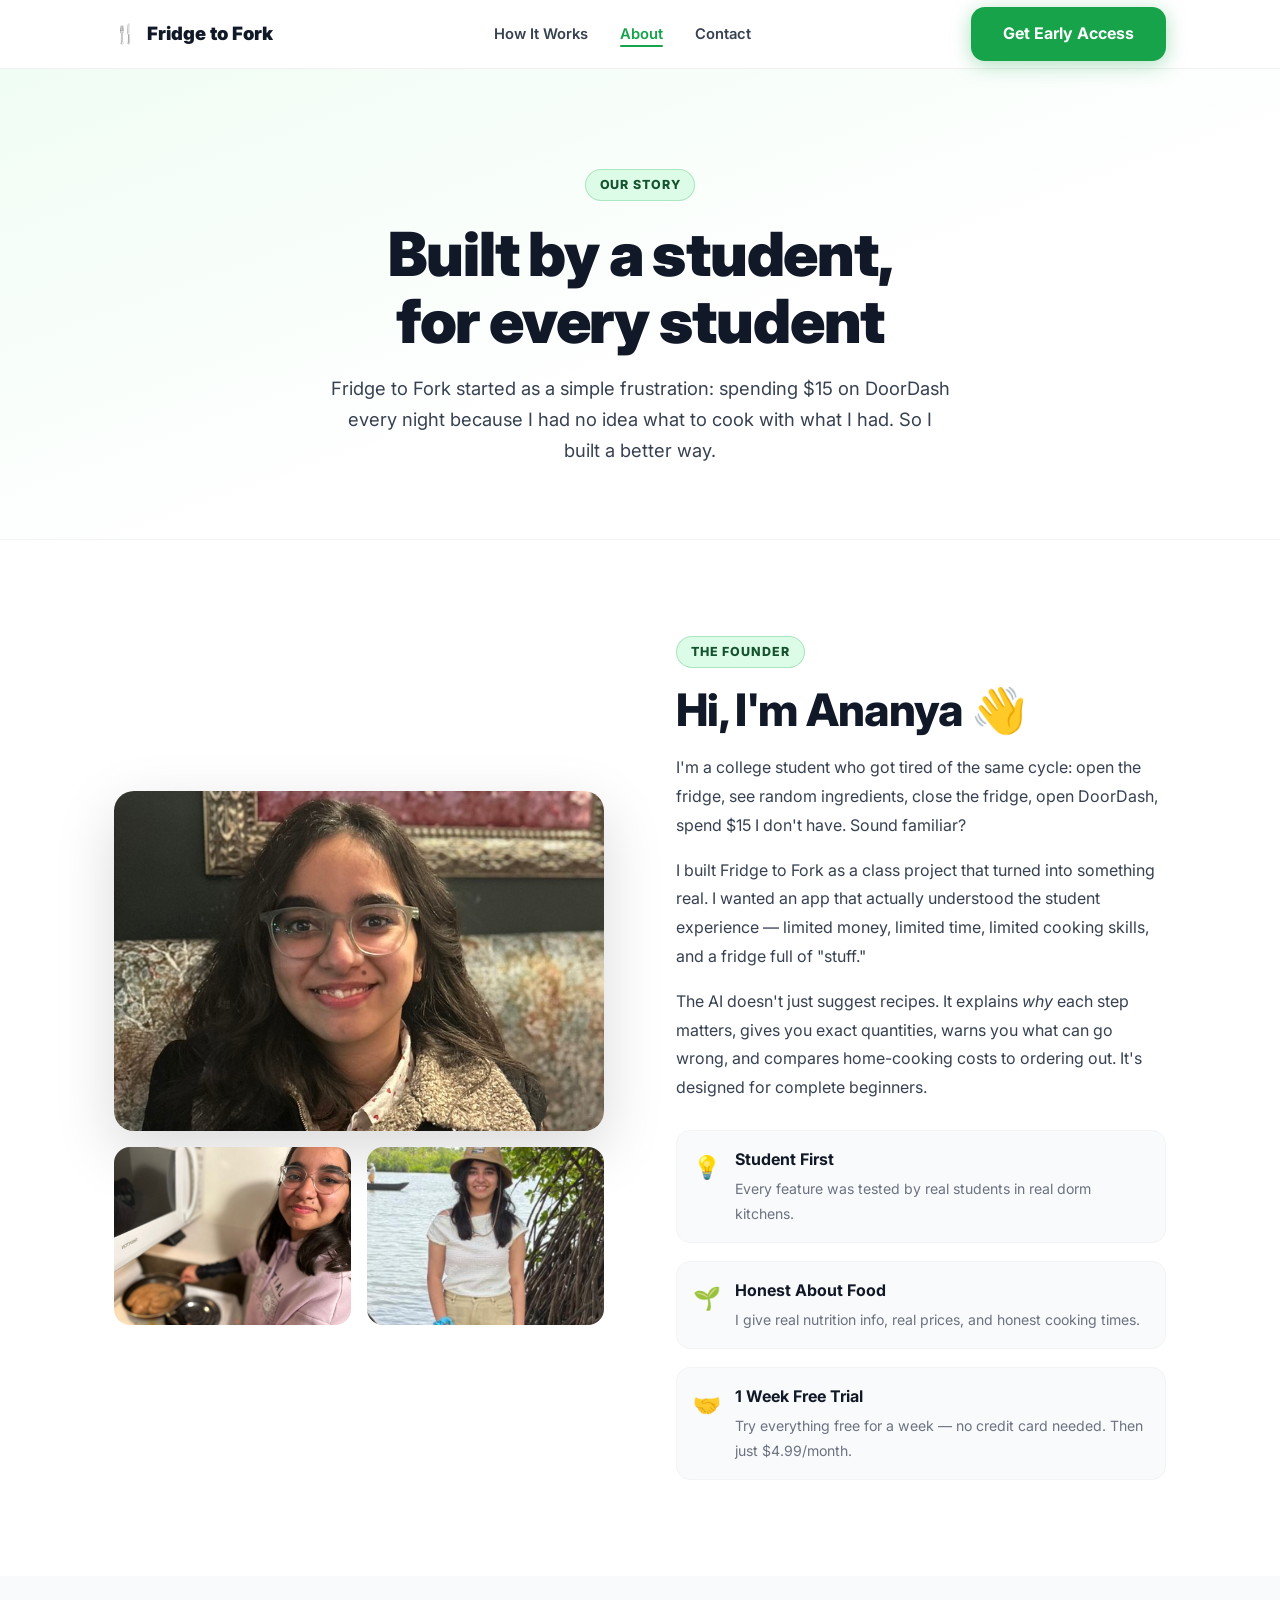
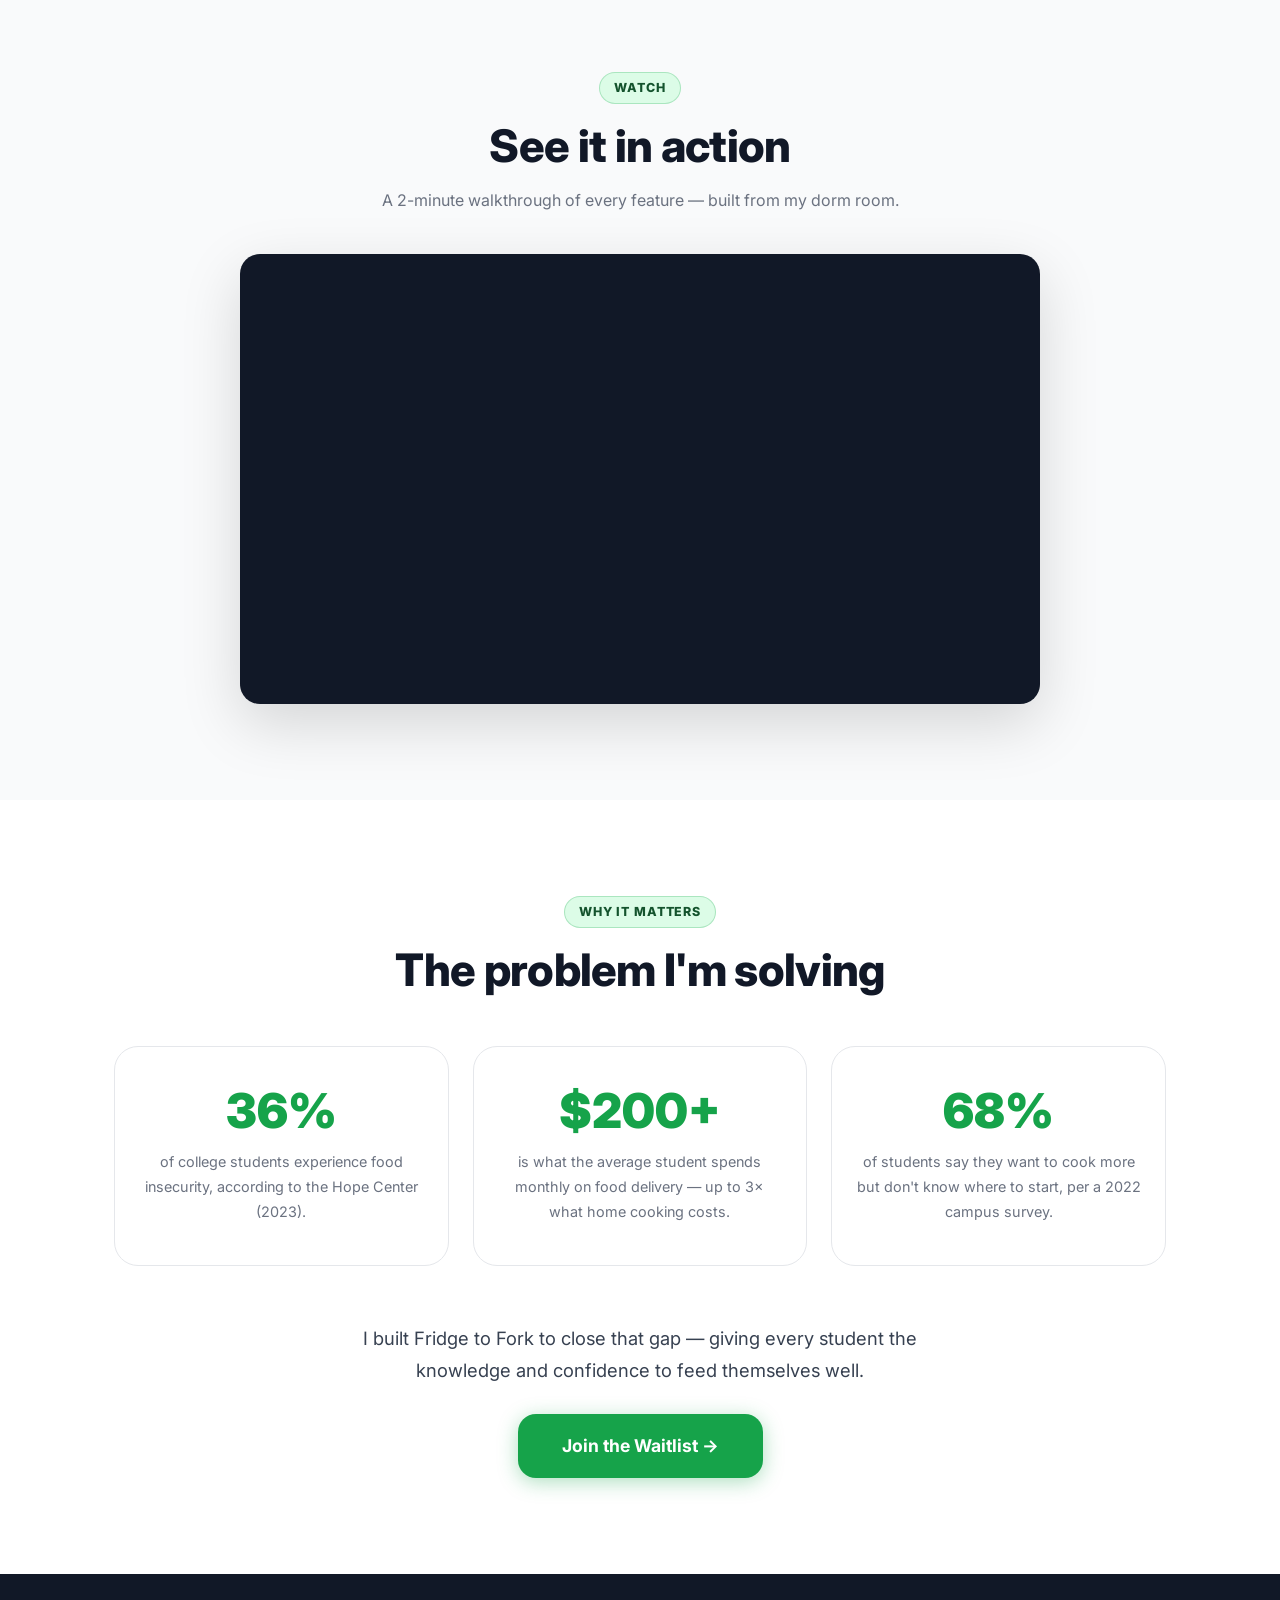
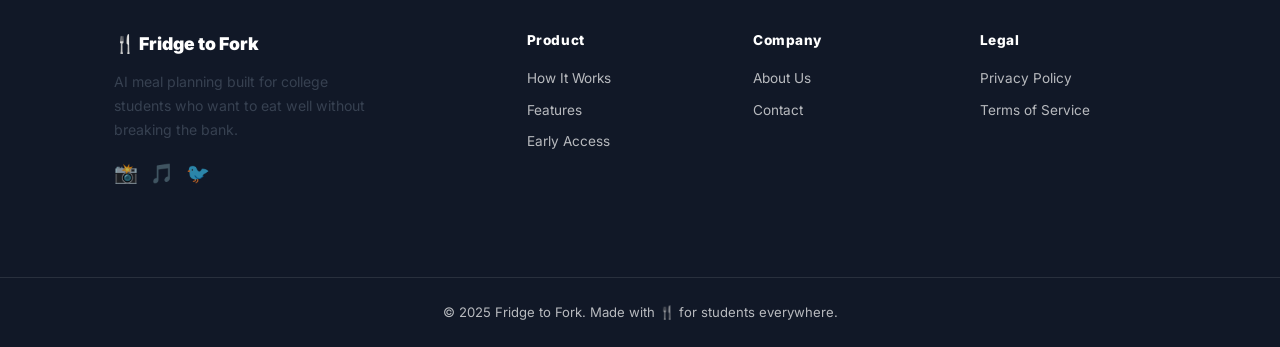
<file: about.html>
<!DOCTYPE html>
<html lang="en">
<head>
  <meta charset="UTF-8" />
  <meta name="viewport" content="width=device-width, initial-scale=1.0" />
  <title>About — Fridge to Fork</title>
  <meta name="description" content="Meet the student behind Fridge to Fork — the AI meal planner built out of necessity." />
  <link rel="preconnect" href="https://fonts.googleapis.com" />
  <link rel="preconnect" href="https://fonts.gstatic.com" crossorigin />
  <link href="https://fonts.googleapis.com/css2?family=Inter:wght@400;500;600;700;800;900&display=swap" rel="stylesheet" />
  <link rel="stylesheet" href="styles.css" />
</head>
<body>

  <!-- ── Navigation ── -->
  <nav class="nav" id="nav">
    <div class="container nav-inner">
      <a href="index.html" class="nav-logo">
        🍴 <span>Fridge to Fork</span>
      </a>
      <ul class="nav-links">
        <li><a href="how-it-works.html">How It Works</a></li>
        <li><a href="about.html" class="active">About</a></li>
        <li><a href="contact.html">Contact</a></li>
      </ul>
      <a href="index.html#waitlist" class="btn btn-primary nav-cta">Get Early Access</a>
      <button class="nav-hamburger" id="hamburger" aria-label="Menu">
        <span></span><span></span><span></span>
      </button>
    </div>
    <div class="nav-mobile" id="navMobile">
      <a href="how-it-works.html">How It Works</a>
      <a href="about.html">About</a>
      <a href="contact.html">Contact</a>
      <a href="index.html#waitlist" class="btn btn-primary" style="margin-top:8px">Get Early Access</a>
    </div>
  </nav>

  <!-- ── About Hero ── -->
  <section class="page-hero">
    <div class="container page-hero-inner fade-in">
      <div class="badge">Our Story</div>
      <h1>Built by a student,<br>for every student</h1>
      <p class="hero-sub" style="max-width:620px;margin:0 auto">
        Fridge to Fork started as a simple frustration: spending $15 on DoorDash every night because I had no idea what to cook with what I had. So I built a better way.
      </p>
    </div>
  </section>

  <!-- ── Founder Section ── -->
  <section class="section">
    <div class="container">
      <div class="about-founder-grid">
        <div class="about-photos-stack fade-in">
          <!-- Replace these src values with your actual photos -->
          <div class="photo-stack-main">
            <img
              src="IMG_8145.jpeg"
              alt="Ananya"
              class="photo-stack-img photo-main"
              style="object-fit:cover; object-position: center 28%;"
            />
          </div>
          <div class="photo-stack-secondary">
            <img
              src="IMG_9504.png"
              alt="Cooking in the dorm"
              class="photo-stack-img photo-sec photo-sec-1"
              style="object-fit:cover; object-position: center 40%;"
            />
            <img
              src="View recent photos 3.png"
              alt="Outdoors"
              class="photo-stack-img photo-sec photo-sec-2"
              style="object-fit:cover; object-position: center 60%;"
            />
          </div>
        </div>
        <div class="about-founder-text fade-in" style="animation-delay:.1s">
          <div class="badge">The Founder</div>
          <h2>Hi, I'm Ananya 👋</h2>
          <p>
            I'm a college student who got tired of the same cycle: open the fridge, see random ingredients, close the fridge, open DoorDash, spend $15 I don't have. Sound familiar?
          </p>
          <p style="margin-top:16px">
            I built Fridge to Fork as a class project that turned into something real. I wanted an app that actually understood the student experience — limited money, limited time, limited cooking skills, and a fridge full of "stuff."
          </p>
          <p style="margin-top:16px">
            The AI doesn't just suggest recipes. It explains <em>why</em> each step matters, gives you exact quantities, warns you what can go wrong, and compares home-cooking costs to ordering out. It's designed for complete beginners.
          </p>
          <div class="founder-values">
            <div class="founder-val">
              <span class="val-icon">💡</span>
              <div>
                <strong>Student First</strong>
                <p>Every feature was tested by real students in real dorm kitchens.</p>
              </div>
            </div>
            <div class="founder-val">
              <span class="val-icon">🌱</span>
              <div>
                <strong>Honest About Food</strong>
                <p>I give real nutrition info, real prices, and honest cooking times.</p>
              </div>
            </div>
            <div class="founder-val">
              <span class="val-icon">🤝</span>
              <div>
                <strong>1 Week Free Trial</strong>
                <p>Try everything free for a week — no credit card needed. Then just $4.99/month.</p>
              </div>
            </div>
          </div>
        </div>
      </div>
    </div>
  </section>

  <!-- ── Pitch Video ── -->
  <section class="section" style="background:var(--gray-50)">
    <div class="container">
      <div class="section-header fade-in">
        <div class="badge">Watch</div>
        <h2>See it in action</h2>
        <p>A 2-minute walkthrough of every feature — built from my dorm room.</p>
      </div>
      <div class="video-embed-wrap fade-in" style="animation-delay:.1s">
        <iframe
          src="https://psu.mediaspace.kaltura.com/embed/secure/iframe/entryId/1_mdeof1w5"
          allowfullscreen
          webkitallowfullscreen
          mozallowfullscreen
          allow="autoplay *; fullscreen *; encrypted-media *"
          frameborder="0"
          title="Fridge to Fork Pitch Video">
        </iframe>
        </div>
      </div>
    </div>
  </section>

  <!-- ── Mission ── -->
  <section class="section">
    <div class="container">
      <div class="section-header fade-in">
        <div class="badge">Why It Matters</div>
        <h2>The problem I'm solving</h2>
      </div>
      <div class="mission-grid">
        <div class="mission-stat fade-in" style="animation-delay:.05s">
          <div class="mission-stat-num">36%</div>
          <p>of college students experience food insecurity, according to the Hope Center (2023).</p>
        </div>
        <div class="mission-stat fade-in" style="animation-delay:.1s">
          <div class="mission-stat-num">$200+</div>
          <p>is what the average student spends monthly on food delivery — up to 3× what home cooking costs.</p>
        </div>
        <div class="mission-stat fade-in" style="animation-delay:.15s">
          <div class="mission-stat-num">68%</div>
          <p>of students say they want to cook more but don't know where to start, per a 2022 campus survey.</p>
        </div>
      </div>
      <div class="mission-cta fade-in" style="margin-top:56px;text-align:center">
        <p style="font-size:1.15rem;max-width:580px;margin:0 auto 28px">
          I built Fridge to Fork to close that gap — giving every student the knowledge and confidence to feed themselves well.
        </p>
        <a href="index.html#waitlist" class="btn btn-primary btn-lg">Join the Waitlist →</a>
      </div>
    </div>
  </section>

  <!-- ── Footer ── -->
  <footer class="footer">
    <div class="container footer-inner">
      <div class="footer-brand">
        <div class="footer-logo">🍴 Fridge to Fork</div>
        <p>AI meal planning built for college students who want to eat well without breaking the bank.</p>
        <div class="footer-socials">
          <a href="#" aria-label="Instagram">📸</a>
          <a href="#" aria-label="TikTok">🎵</a>
          <a href="#" aria-label="Twitter">🐦</a>
        </div>
      </div>
      <div class="footer-col">
        <div class="footer-col-title">Product</div>
        <a href="how-it-works.html">How It Works</a>
        <a href="index.html#features">Features</a>
        <a href="index.html#waitlist">Early Access</a>
      </div>
      <div class="footer-col">
        <div class="footer-col-title">Company</div>
        <a href="about.html">About Us</a>
        <a href="contact.html">Contact</a>
      </div>
      <div class="footer-col">
        <div class="footer-col-title">Legal</div>
        <a href="#">Privacy Policy</a>
        <a href="#">Terms of Service</a>
      </div>
    </div>
    <div class="footer-bottom">
      <div class="container">
        © 2025 Fridge to Fork. Made with 🍴 for students everywhere.
      </div>
    </div>
  </footer>

  <script src="app.js"></script>
</body>
</html>
</file>
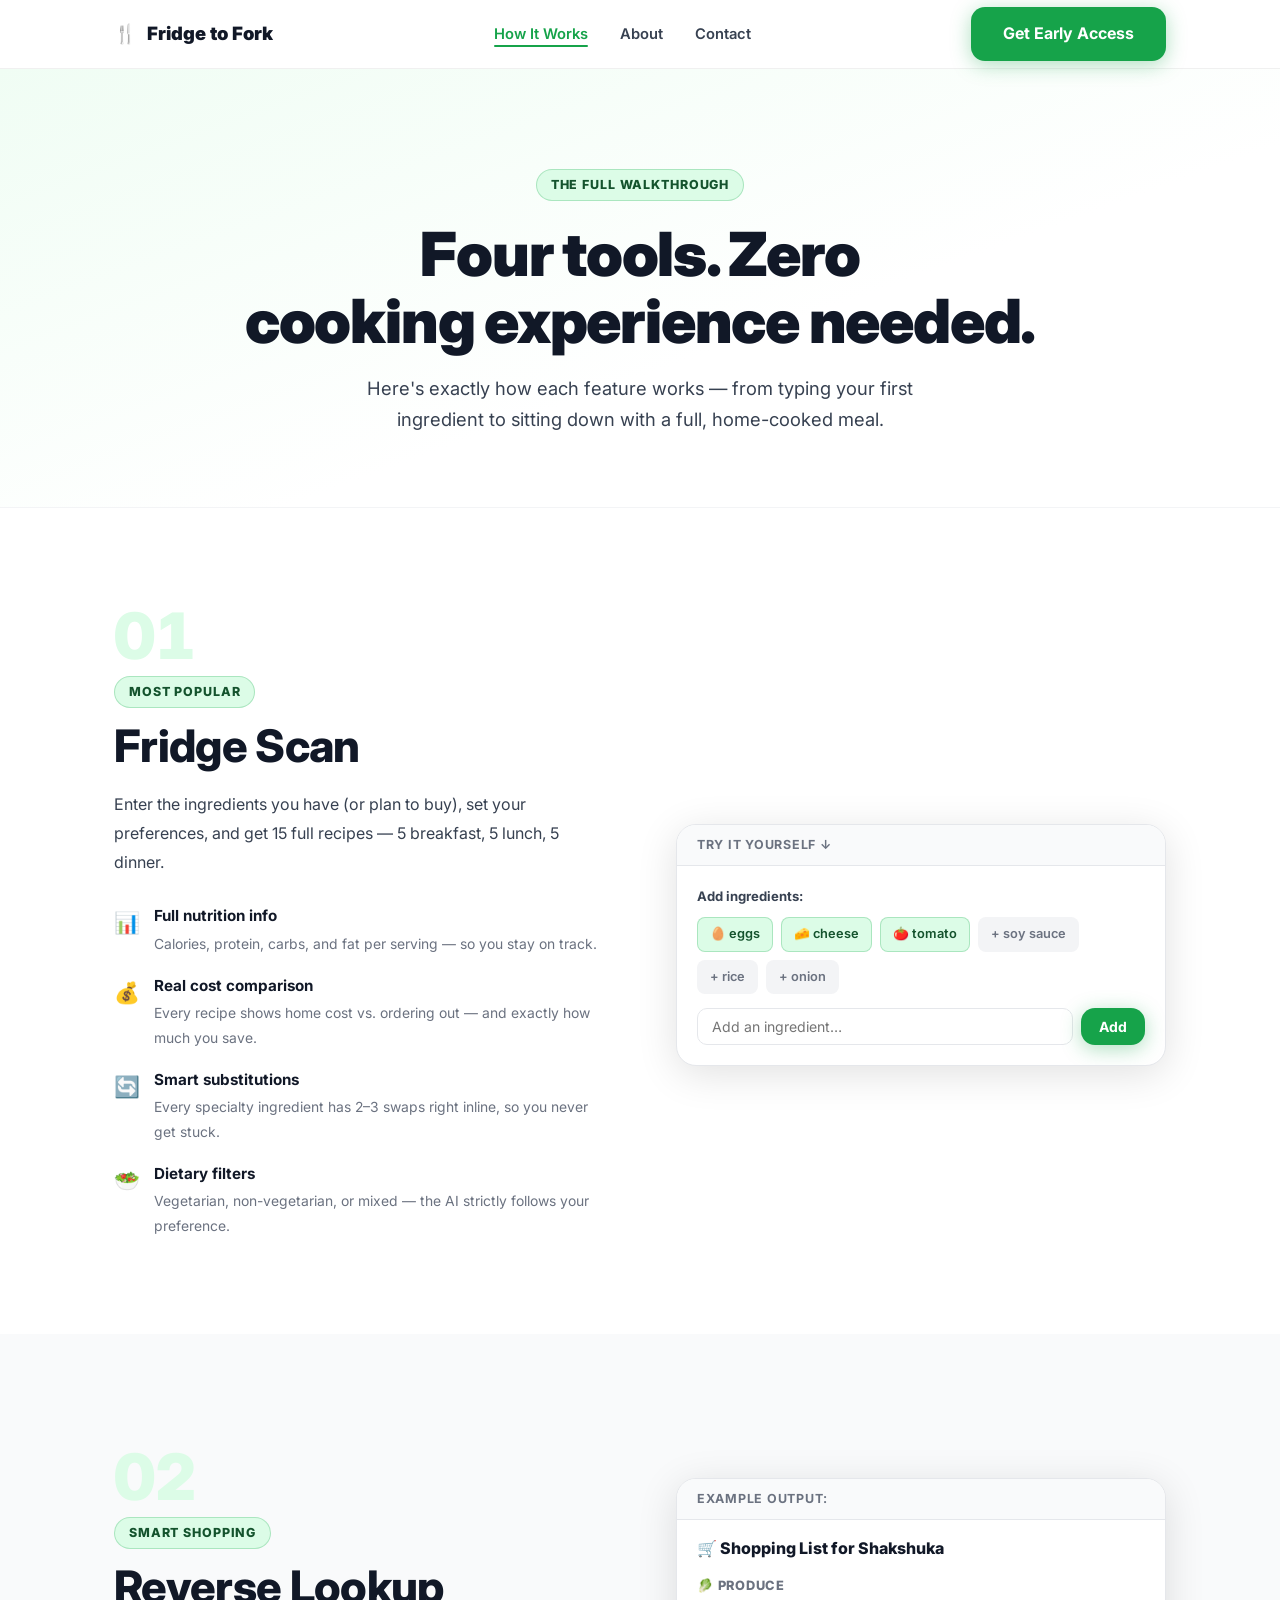
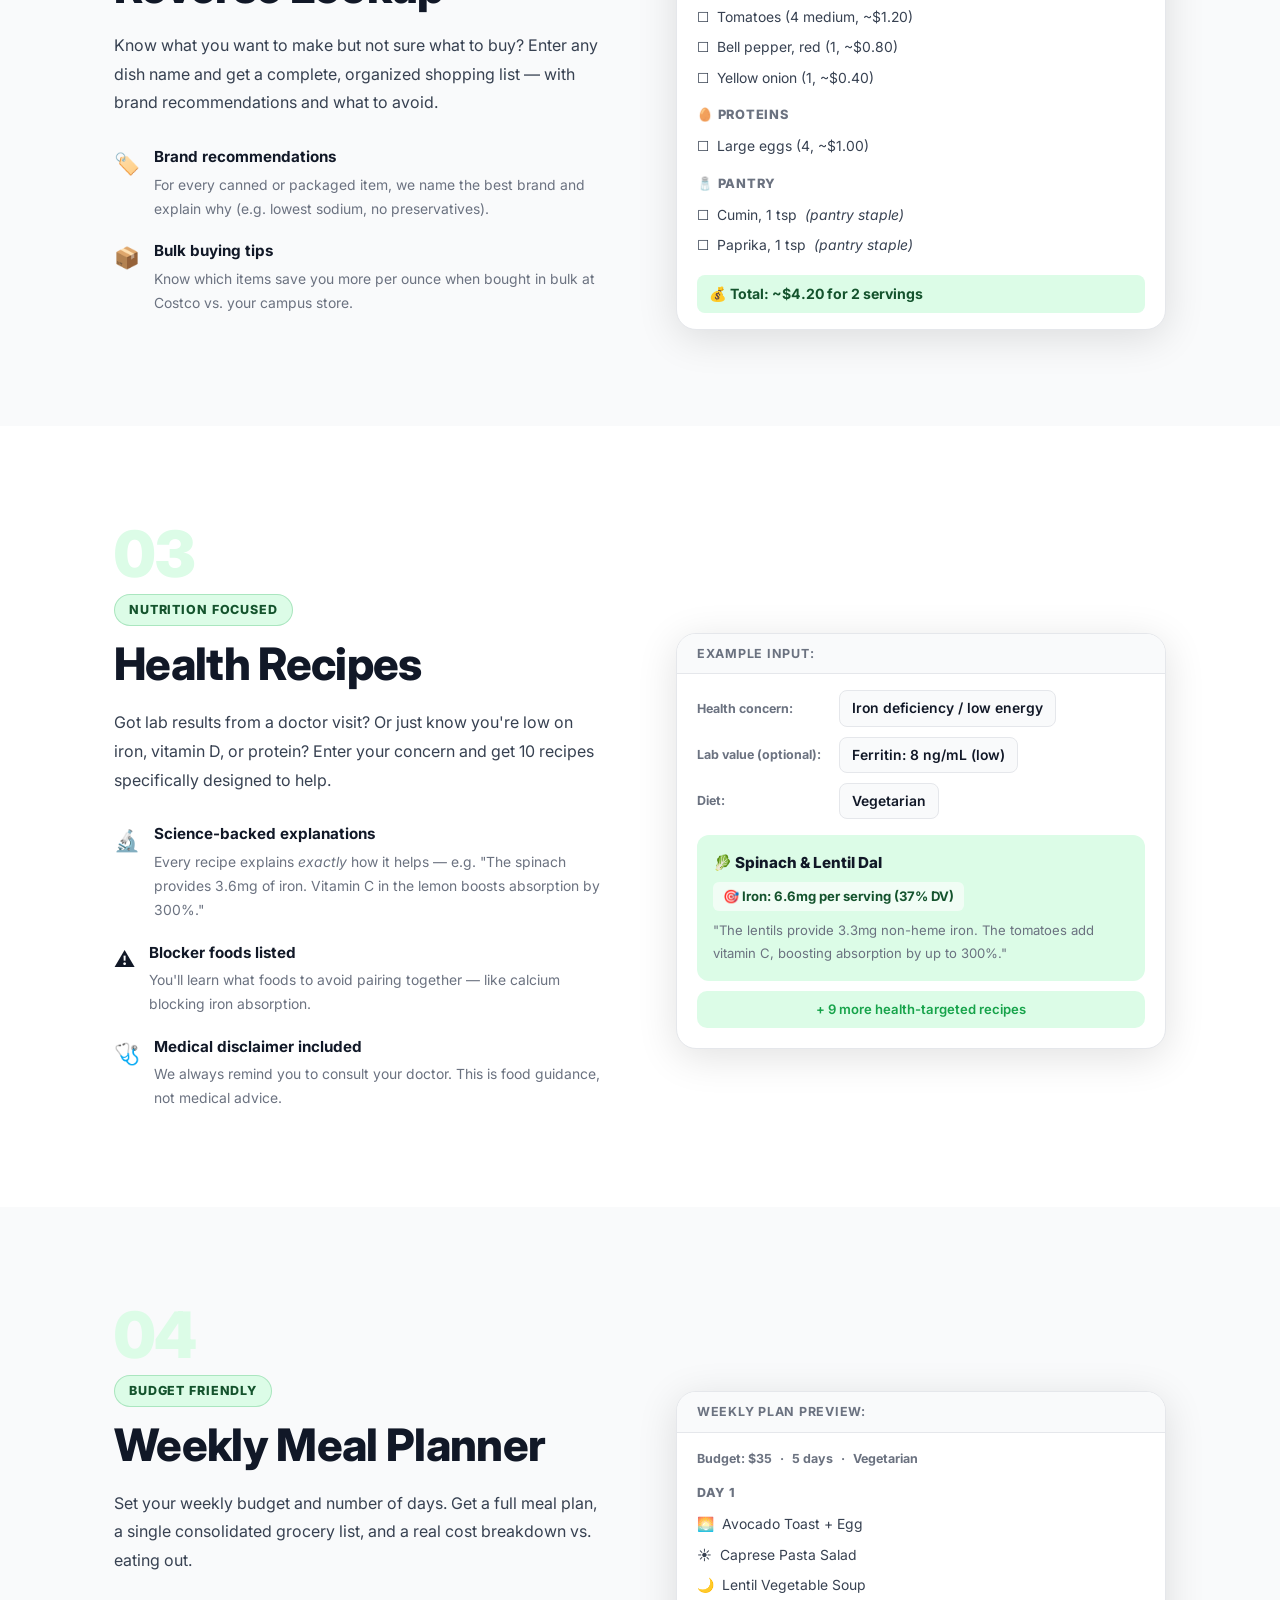
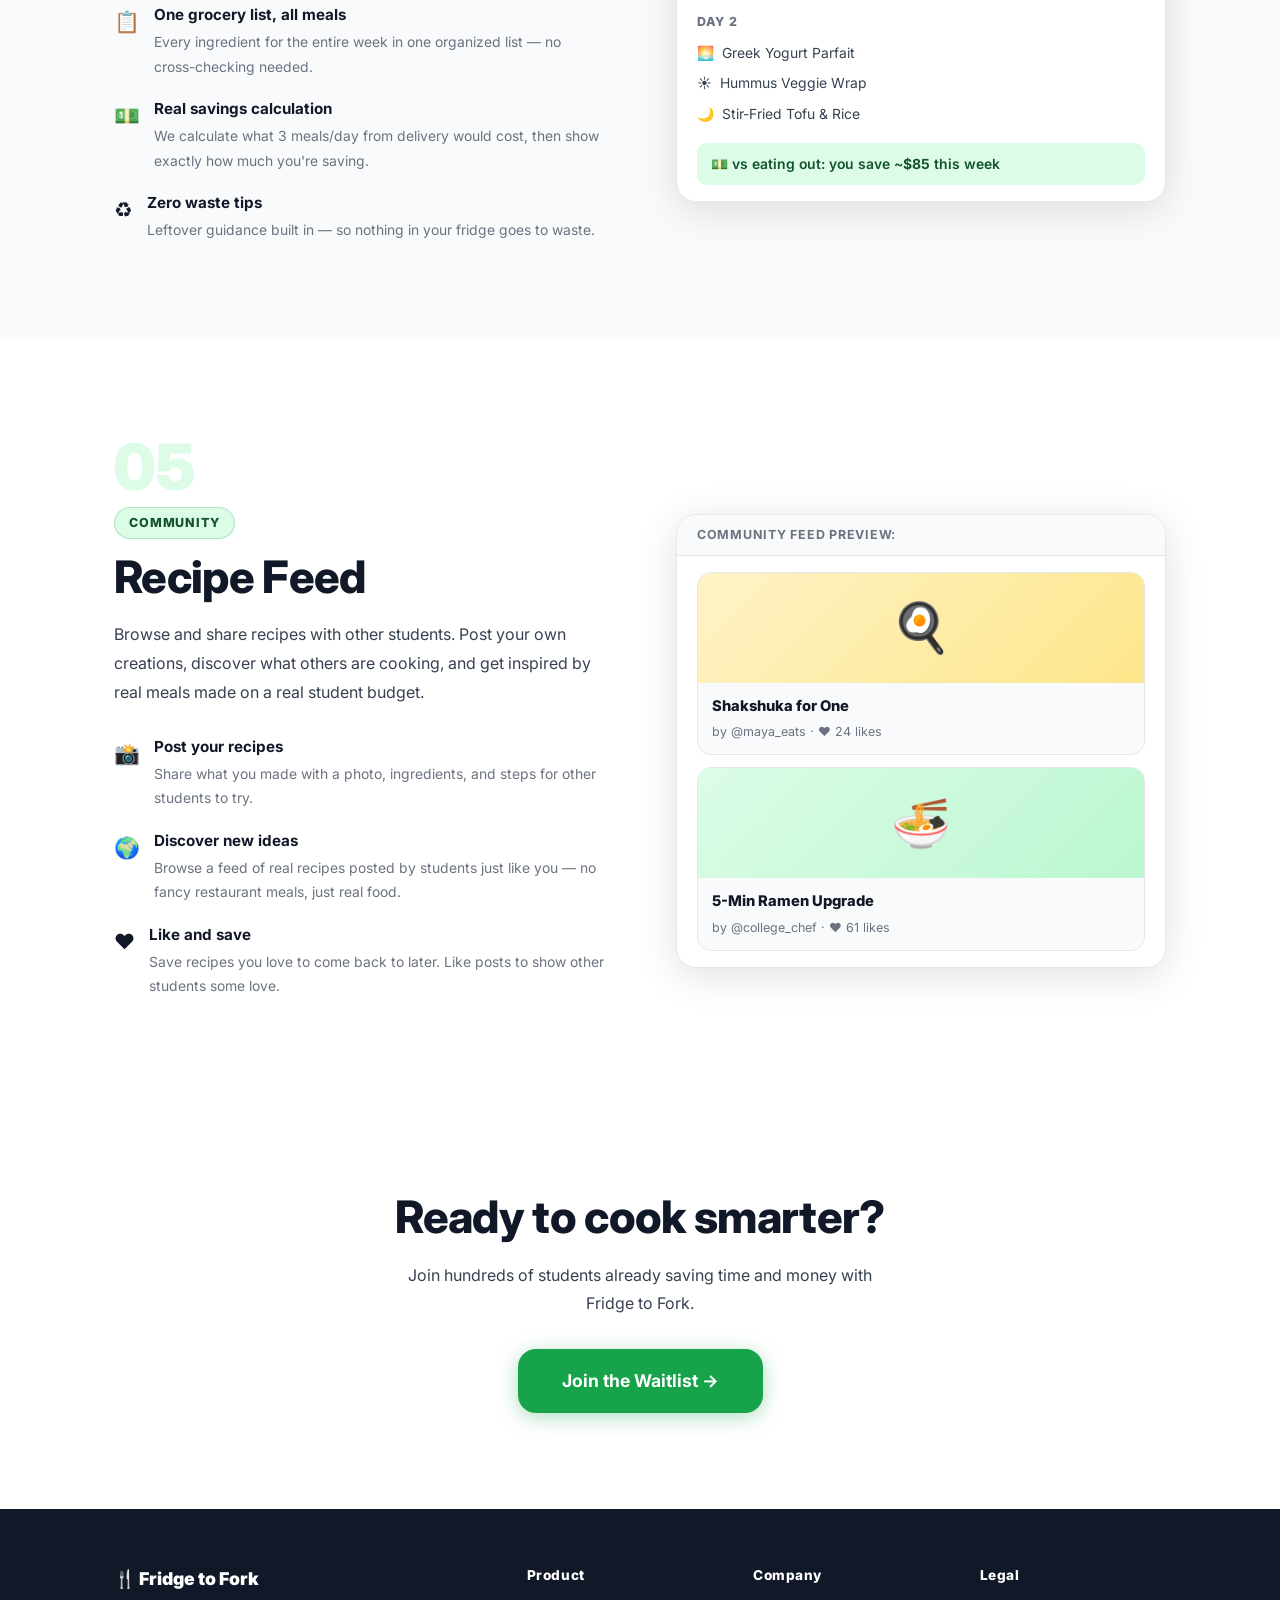
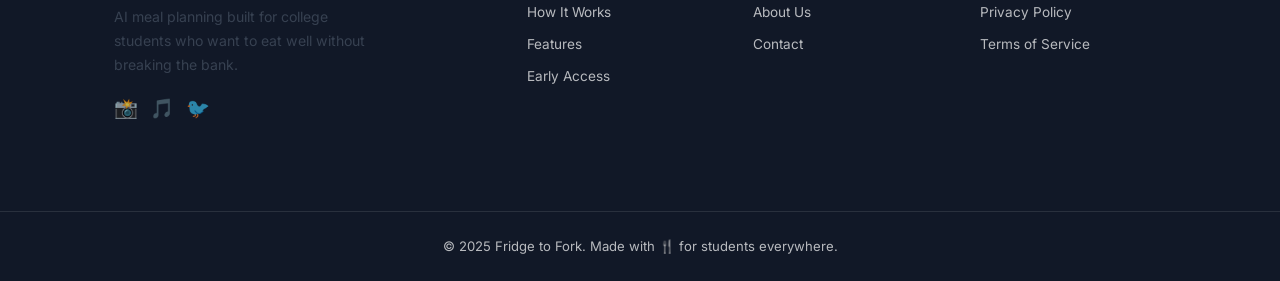
<file: how-it-works.html>
<!DOCTYPE html>
<html lang="en">
<head>
  <meta charset="UTF-8" />
  <meta name="viewport" content="width=device-width, initial-scale=1.0" />
  <title>How It Works — Fridge to Fork</title>
  <meta name="description" content="See exactly how Fridge to Fork turns your ingredients into full recipes in seconds." />
  <link rel="preconnect" href="https://fonts.googleapis.com" />
  <link rel="preconnect" href="https://fonts.gstatic.com" crossorigin />
  <link href="https://fonts.googleapis.com/css2?family=Inter:wght@400;500;600;700;800;900&display=swap" rel="stylesheet" />
  <link rel="stylesheet" href="styles.css" />
</head>
<body>

  <!-- ── Navigation ── -->
  <nav class="nav" id="nav">
    <div class="container nav-inner">
      <a href="index.html" class="nav-logo">🍴 <span>Fridge to Fork</span></a>
      <ul class="nav-links">
        <li><a href="how-it-works.html" class="active">How It Works</a></li>
        <li><a href="about.html">About</a></li>
        <li><a href="contact.html">Contact</a></li>
      </ul>
      <a href="index.html#waitlist" class="btn btn-primary nav-cta">Get Early Access</a>
      <button class="nav-hamburger" id="hamburger" aria-label="Menu">
        <span></span><span></span><span></span>
      </button>
    </div>
    <div class="nav-mobile" id="navMobile">
      <a href="how-it-works.html">How It Works</a>
      <a href="about.html">About</a>
      <a href="contact.html">Contact</a>
      <a href="index.html#waitlist" class="btn btn-primary" style="margin-top:8px">Get Early Access</a>
    </div>
  </nav>

  <!-- ── Page Hero ── -->
  <section class="page-hero">
    <div class="container page-hero-inner">
      <div class="badge">The Full Walkthrough</div>
      <h1>Four tools. Zero<br>cooking experience needed.</h1>
      <p class="hero-sub" style="max-width:600px;margin:0 auto">
        Here's exactly how each feature works — from typing your first ingredient to sitting down with a full, home-cooked meal.
      </p>
    </div>
  </section>

  <!-- ── Feature 1: Fridge Scan ── -->
  <section class="section hiw-feature" id="fridge-scan">
    <div class="container hiw-feature-inner">
      <div class="hiw-feature-text">
        <div class="hiw-feature-num">01</div>
        <div class="badge">Most Popular</div>
        <h2>Fridge Scan</h2>
        <p>Enter the ingredients you have (or plan to buy), set your preferences, and get 15 full recipes — 5 breakfast, 5 lunch, 5 dinner.</p>
        <div class="hiw-details">
          <div class="hiw-detail">
            <span class="hiw-detail-icon">📊</span>
            <div>
              <strong>Full nutrition info</strong>
              <p>Calories, protein, carbs, and fat per serving — so you stay on track.</p>
            </div>
          </div>
          <div class="hiw-detail">
            <span class="hiw-detail-icon">💰</span>
            <div>
              <strong>Real cost comparison</strong>
              <p>Every recipe shows home cost vs. ordering out — and exactly how much you save.</p>
            </div>
          </div>
          <div class="hiw-detail">
            <span class="hiw-detail-icon">🔄</span>
            <div>
              <strong>Smart substitutions</strong>
              <p>Every specialty ingredient has 2–3 swaps right inline, so you never get stuck.</p>
            </div>
          </div>
          <div class="hiw-detail">
            <span class="hiw-detail-icon">🥗</span>
            <div>
              <strong>Dietary filters</strong>
              <p>Vegetarian, non-vegetarian, or mixed — the AI strictly follows your preference.</p>
            </div>
          </div>
        </div>
      </div>
      <div class="hiw-feature-demo" style="animation-delay:.1s">
        <div class="demo-box">
          <div class="demo-label">Try it yourself ↓</div>
          <div class="demo-ingredients">
            <div class="demo-ing-title">Add ingredients:</div>
            <div class="demo-chips" id="demoChips">
              <div class="demo-chip active">🥚 eggs</div>
              <div class="demo-chip active">🧀 cheese</div>
              <div class="demo-chip active">🍅 tomato</div>
              <div class="demo-chip">+ soy sauce</div>
              <div class="demo-chip">+ rice</div>
              <div class="demo-chip">+ onion</div>
            </div>
            <div class="demo-input-row">
              <input type="text" id="demoIngInput" placeholder="Add an ingredient…" class="demo-input" />
              <button class="btn btn-primary" onclick="demoAddIngredient()" style="padding:10px 18px;font-size:.875rem">Add</button>
            </div>
          </div>
          <div class="demo-result" id="demoResult">
            <div class="demo-recipe-card">
              <div class="demo-recipe-header" style="background:linear-gradient(135deg,#fef3c7,#fde68a)">
                <span class="demo-recipe-emoji">🍳</span>
                <div>
                  <div class="demo-recipe-title">Shakshuka</div>
                  <div class="demo-recipe-meta">⏱ 25 min &nbsp;|&nbsp; 💰 $2.10/srv &nbsp;|&nbsp; 👥 Serves 2</div>
                </div>
              </div>
              <div class="demo-recipe-body">
                <div class="demo-recipe-stats">
                  <div class="demo-stat"><strong>380</strong><span>kcal</span></div>
                  <div class="demo-stat"><strong>18g</strong><span>protein</span></div>
                  <div class="demo-stat"><strong>22g</strong><span>carbs</span></div>
                  <div class="demo-stat"><strong>14g</strong><span>fat</span></div>
                </div>
                <p style="font-size:.85rem;color:var(--gray-500);margin-top:10px">
                  A rich, spiced tomato sauce with eggs poached right in. Ready in 25 minutes with just 4 ingredients.
                </p>
              </div>
            </div>
            <div class="demo-more-recipes">+ 14 more recipes generated</div>
          </div>
        </div>
      </div>
    </div>
  </section>

  <!-- ── Feature 2: Reverse Lookup ── -->
  <section class="section hiw-feature hiw-feature-alt" style="background:var(--gray-50)" id="reverse">
    <div class="container hiw-feature-inner">
      <div class="hiw-feature-demo">
        <div class="demo-box">
          <div class="demo-label">Example output:</div>
          <div class="demo-shopping-list">
            <div class="demo-list-title">🛒 Shopping List for Shakshuka</div>
            <div class="demo-list-section">
              <div class="demo-list-heading">🥬 Produce</div>
              <div class="demo-list-item"><span class="demo-checkbox">☐</span> Tomatoes (4 medium, ~$1.20)</div>
              <div class="demo-list-item"><span class="demo-checkbox">☐</span> Bell pepper, red (1, ~$0.80)</div>
              <div class="demo-list-item"><span class="demo-checkbox">☐</span> Yellow onion (1, ~$0.40)</div>
            </div>
            <div class="demo-list-section">
              <div class="demo-list-heading">🥚 Proteins</div>
              <div class="demo-list-item"><span class="demo-checkbox">☐</span> Large eggs (4, ~$1.00)</div>
            </div>
            <div class="demo-list-section">
              <div class="demo-list-heading">🧂 Pantry</div>
              <div class="demo-list-item"><span class="demo-checkbox">☐</span> Cumin, 1 tsp <em>(pantry staple)</em></div>
              <div class="demo-list-item"><span class="demo-checkbox">☐</span> Paprika, 1 tsp <em>(pantry staple)</em></div>
            </div>
            <div class="demo-total">💰 Total: ~$4.20 for 2 servings</div>
          </div>
        </div>
      </div>
      <div class="hiw-feature-text" style="animation-delay:.1s">
        <div class="hiw-feature-num">02</div>
        <div class="badge">Smart Shopping</div>
        <h2>Reverse Lookup</h2>
        <p>Know what you want to make but not sure what to buy? Enter any dish name and get a complete, organized shopping list — with brand recommendations and what to avoid.</p>
        <div class="hiw-details">
          <div class="hiw-detail">
            <span class="hiw-detail-icon">🏷️</span>
            <div>
              <strong>Brand recommendations</strong>
              <p>For every canned or packaged item, we name the best brand and explain why (e.g. lowest sodium, no preservatives).</p>
            </div>
          </div>
          <div class="hiw-detail">
            <span class="hiw-detail-icon">📦</span>
            <div>
              <strong>Bulk buying tips</strong>
              <p>Know which items save you more per ounce when bought in bulk at Costco vs. your campus store.</p>
            </div>
          </div>
        </div>
      </div>
    </div>
  </section>

  <!-- ── Feature 3: Health Recipes ── -->
  <section class="section hiw-feature" id="health">
    <div class="container hiw-feature-inner">
      <div class="hiw-feature-text">
        <div class="hiw-feature-num">03</div>
        <div class="badge">Nutrition Focused</div>
        <h2>Health Recipes</h2>
        <p>Got lab results from a doctor visit? Or just know you're low on iron, vitamin D, or protein? Enter your concern and get 10 recipes specifically designed to help.</p>
        <div class="hiw-details">
          <div class="hiw-detail">
            <span class="hiw-detail-icon">🔬</span>
            <div>
              <strong>Science-backed explanations</strong>
              <p>Every recipe explains <em>exactly</em> how it helps — e.g. "The spinach provides 3.6mg of iron. Vitamin C in the lemon boosts absorption by 300%."</p>
            </div>
          </div>
          <div class="hiw-detail">
            <span class="hiw-detail-icon">⚠️</span>
            <div>
              <strong>Blocker foods listed</strong>
              <p>You'll learn what foods to avoid pairing together — like calcium blocking iron absorption.</p>
            </div>
          </div>
          <div class="hiw-detail">
            <span class="hiw-detail-icon">🩺</span>
            <div>
              <strong>Medical disclaimer included</strong>
              <p>We always remind you to consult your doctor. This is food guidance, not medical advice.</p>
            </div>
          </div>
        </div>
      </div>
      <div class="hiw-feature-demo" style="animation-delay:.1s">
        <div class="demo-box">
          <div class="demo-label">Example input:</div>
          <div class="demo-health-input">
            <div class="demo-health-row">
              <label>Health concern:</label>
              <div class="demo-health-val">Iron deficiency / low energy</div>
            </div>
            <div class="demo-health-row">
              <label>Lab value (optional):</label>
              <div class="demo-health-val">Ferritin: 8 ng/mL (low)</div>
            </div>
            <div class="demo-health-row">
              <label>Diet:</label>
              <div class="demo-health-val">Vegetarian</div>
            </div>
          </div>
          <div class="demo-health-result">
            <div class="demo-health-card">
              <div class="demo-health-title">🥬 Spinach & Lentil Dal</div>
              <div class="demo-health-highlight">
                🎯 Iron: 6.6mg per serving (37% DV)
              </div>
              <p style="font-size:.82rem;color:var(--gray-500)">
                "The lentils provide 3.3mg non-heme iron. The tomatoes add vitamin C, boosting absorption by up to 300%."
              </p>
            </div>
            <div class="demo-more-recipes">+ 9 more health-targeted recipes</div>
          </div>
        </div>
      </div>
    </div>
  </section>

  <!-- ── Feature 4: Weekly Planner ── -->
  <section class="section hiw-feature hiw-feature-alt" style="background:var(--gray-50)" id="weekly">
    <div class="container hiw-feature-inner">
      <div class="hiw-feature-demo">
        <div class="demo-box">
          <div class="demo-label">Weekly plan preview:</div>
          <div class="demo-weekly">
            <div class="demo-weekly-header">
              <span>Budget: $35</span><span>·</span><span>5 days</span><span>·</span><span>Vegetarian</span>
            </div>
            <div class="demo-day">
              <div class="demo-day-label">Day 1</div>
              <div class="demo-day-meals">
                <div class="demo-day-meal"><span>🌅</span> Avocado Toast + Egg</div>
                <div class="demo-day-meal"><span>☀️</span> Caprese Pasta Salad</div>
                <div class="demo-day-meal"><span>🌙</span> Lentil Vegetable Soup</div>
              </div>
            </div>
            <div class="demo-day">
              <div class="demo-day-label">Day 2</div>
              <div class="demo-day-meals">
                <div class="demo-day-meal"><span>🌅</span> Greek Yogurt Parfait</div>
                <div class="demo-day-meal"><span>☀️</span> Hummus Veggie Wrap</div>
                <div class="demo-day-meal"><span>🌙</span> Stir-Fried Tofu & Rice</div>
              </div>
            </div>
            <div class="demo-savings">
              💵 vs eating out: you save ~<strong>$85</strong> this week
            </div>
          </div>
        </div>
      </div>
      <div class="hiw-feature-text" style="animation-delay:.1s">
        <div class="hiw-feature-num">04</div>
        <div class="badge">Budget Friendly</div>
        <h2>Weekly Meal Planner</h2>
        <p>Set your weekly budget and number of days. Get a full meal plan, a single consolidated grocery list, and a real cost breakdown vs. eating out.</p>
        <div class="hiw-details">
          <div class="hiw-detail">
            <span class="hiw-detail-icon">📋</span>
            <div>
              <strong>One grocery list, all meals</strong>
              <p>Every ingredient for the entire week in one organized list — no cross-checking needed.</p>
            </div>
          </div>
          <div class="hiw-detail">
            <span class="hiw-detail-icon">💵</span>
            <div>
              <strong>Real savings calculation</strong>
              <p>We calculate what 3 meals/day from delivery would cost, then show exactly how much you're saving.</p>
            </div>
          </div>
          <div class="hiw-detail">
            <span class="hiw-detail-icon">♻️</span>
            <div>
              <strong>Zero waste tips</strong>
              <p>Leftover guidance built in — so nothing in your fridge goes to waste.</p>
            </div>
          </div>
        </div>
      </div>
    </div>
  </section>

  <!-- ── Feature 5: Community Feed ── -->
  <section class="section hiw-feature" id="feed">
    <div class="container hiw-feature-inner">
      <div class="hiw-feature-text">
        <div class="hiw-feature-num">05</div>
        <div class="badge">Community</div>
        <h2>Recipe Feed</h2>
        <p>Browse and share recipes with other students. Post your own creations, discover what others are cooking, and get inspired by real meals made on a real student budget.</p>
        <div class="hiw-details">
          <div class="hiw-detail">
            <span class="hiw-detail-icon">📸</span>
            <div>
              <strong>Post your recipes</strong>
              <p>Share what you made with a photo, ingredients, and steps for other students to try.</p>
            </div>
          </div>
          <div class="hiw-detail">
            <span class="hiw-detail-icon">🌍</span>
            <div>
              <strong>Discover new ideas</strong>
              <p>Browse a feed of real recipes posted by students just like you — no fancy restaurant meals, just real food.</p>
            </div>
          </div>
          <div class="hiw-detail">
            <span class="hiw-detail-icon">❤️</span>
            <div>
              <strong>Like and save</strong>
              <p>Save recipes you love to come back to later. Like posts to show other students some love.</p>
            </div>
          </div>
        </div>
      </div>
      <div class="hiw-feature-demo" style="animation-delay:.1s">
        <div class="demo-box">
          <div class="demo-label">Community feed preview:</div>
          <div style="padding:16px 20px;display:flex;flex-direction:column;gap:12px">
            <div style="background:var(--gray-50);border-radius:14px;overflow:hidden;border:1.5px solid var(--gray-200)">
              <div style="height:110px;background:linear-gradient(135deg,#fef3c7,#fde68a);display:flex;align-items:center;justify-content:center;font-size:3rem">🍳</div>
              <div style="padding:12px 14px">
                <div style="font-weight:800;font-size:.92rem;margin-bottom:4px">Shakshuka for One</div>
                <div style="font-size:.78rem;color:var(--gray-500)">by @maya_eats · ❤️ 24 likes</div>
              </div>
            </div>
            <div style="background:var(--gray-50);border-radius:14px;overflow:hidden;border:1.5px solid var(--gray-200)">
              <div style="height:110px;background:linear-gradient(135deg,#dcfce7,#bbf7d0);display:flex;align-items:center;justify-content:center;font-size:3rem">🍜</div>
              <div style="padding:12px 14px">
                <div style="font-weight:800;font-size:.92rem;margin-bottom:4px">5-Min Ramen Upgrade</div>
                <div style="font-size:.78rem;color:var(--gray-500)">by @college_chef · ❤️ 61 likes</div>
              </div>
            </div>
          </div>
        </div>
      </div>
    </div>
  </section>

  <!-- ── CTA ── -->
  <section class="section" style="text-align:center">
    <div class="container">
      <h2>Ready to cook smarter?</h2>
      <p style="max-width:500px;margin:16px auto 32px">Join hundreds of students already saving time and money with Fridge to Fork.</p>
      <a href="index.html#waitlist" class="btn btn-primary btn-lg">Join the Waitlist →</a>
    </div>
  </section>

  <!-- ── Footer ── -->
  <footer class="footer">
    <div class="container footer-inner">
      <div class="footer-brand">
        <div class="footer-logo">🍴 Fridge to Fork</div>
        <p>AI meal planning built for college students who want to eat well without breaking the bank.</p>
        <div class="footer-socials">
          <a href="#" aria-label="Instagram">📸</a>
          <a href="#" aria-label="TikTok">🎵</a>
          <a href="#" aria-label="Twitter">🐦</a>
        </div>
      </div>
      <div class="footer-col">
        <div class="footer-col-title">Product</div>
        <a href="how-it-works.html">How It Works</a>
        <a href="index.html#features">Features</a>
        <a href="index.html#waitlist">Early Access</a>
      </div>
      <div class="footer-col">
        <div class="footer-col-title">Company</div>
        <a href="about.html">About Us</a>
        <a href="contact.html">Contact</a>
      </div>
      <div class="footer-col">
        <div class="footer-col-title">Legal</div>
        <a href="#">Privacy Policy</a>
        <a href="#">Terms of Service</a>
      </div>
    </div>
    <div class="footer-bottom">
      <div class="container">
        © 2025 Fridge to Fork. Made with 🍴 for students everywhere.
      </div>
    </div>
  </footer>

  <script src="app.js"></script>
  <script>
    function demoAddIngredient() {
      const input = document.getElementById('demoIngInput');
      const val = input.value.trim();
      if (!val) return;
      const chips = document.getElementById('demoChips');
      const chip = document.createElement('div');
      chip.className = 'demo-chip active';
      chip.textContent = val;
      chips.insertBefore(chip, chips.lastElementChild);
      input.value = '';
    }
    document.getElementById('demoIngInput')?.addEventListener('keydown', e => {
      if (e.key === 'Enter') demoAddIngredient();
    });
    document.querySelectorAll('.demo-chip').forEach(c => {
      c.addEventListener('click', () => c.classList.toggle('active'));
    });
  </script>
</body>
</html>
</file>
<file: styles.css>
/* ============================================================
   Fridge to Fork — Marketing Site Styles
   ============================================================ */

:root {
  --green:      #16a34a;
  --green-dark: #14532d;
  --green-light:#dcfce7;
  --amber:      #f59e0b;
  --amber-light:#fef3c7;
  --gray-50:    #f9fafb;
  --gray-100:   #f3f4f6;
  --gray-200:   #e5e7eb;
  --gray-500:   #6b7280;
  --gray-700:   #374151;
  --gray-900:   #111827;
  --white:      #ffffff;
  --shadow:     0 4px 20px rgba(0,0,0,.08);
  --shadow-lg:  0 8px 40px rgba(0,0,0,.12);
  --radius:     16px;
  --radius-lg:  24px;
  --font:       'Inter', system-ui, -apple-system, sans-serif;
}

/* ── Reset ── */
*, *::before, *::after { box-sizing: border-box; margin: 0; padding: 0; }
html { scroll-behavior: smooth; }
body {
  font-family: var(--font);
  color: var(--gray-900);
  background: var(--white);
  line-height: 1.6;
  -webkit-font-smoothing: antialiased;
}
img { max-width: 100%; display: block; }
a  { color: inherit; text-decoration: none; }
button, input, textarea, select {
  font-family: inherit;
  font-size: inherit;
  outline: none;
}

/* ── Typography ── */
h1 { font-size: clamp(2.2rem, 5vw, 3.8rem); font-weight: 900; line-height: 1.1; letter-spacing: -.02em; }
h2 { font-size: clamp(1.7rem, 3.5vw, 2.8rem); font-weight: 800; line-height: 1.2; letter-spacing: -.015em; }
h3 { font-size: 1.35rem; font-weight: 700; }
p  { color: var(--gray-700); line-height: 1.75; }

/* ── Layout ── */
.container { max-width: 1100px; margin: 0 auto; padding: 0 24px; }
.section    { padding: 96px 0; }
.section-sm { padding: 64px 0; }

/* ── Badges ── */
.badge {
  display: inline-flex; align-items: center; gap: 6px;
  background: var(--green-light); color: var(--green-dark);
  font-size: .78rem; font-weight: 800; letter-spacing: .07em; text-transform: uppercase;
  padding: 5px 14px; border-radius: 99px;
  border: 1.5px solid rgba(22,163,74,.25);
}

/* ── Buttons ── */
.btn {
  display: inline-flex; align-items: center; justify-content: center; gap: 8px;
  font-weight: 700; border-radius: 14px; cursor: pointer;
  transition: all .2s cubic-bezier(.34,1.2,.64,1);
  border: none; text-decoration: none;
}
.btn-primary {
  background: var(--green); color: #fff;
  padding: 14px 32px; font-size: 1rem;
  box-shadow: 0 4px 20px rgba(22,163,74,.35);
}
.btn-primary:hover { background: #15803d; transform: translateY(-2px); box-shadow: 0 8px 30px rgba(22,163,74,.45); }
.btn-outline {
  background: transparent; color: var(--green);
  border: 2px solid var(--green);
  padding: 12px 28px; font-size: .95rem;
}
.btn-outline:hover { background: var(--green); color: #fff; transform: translateY(-2px); }
.btn-amber {
  background: var(--amber); color: #78350f;
  padding: 16px 36px; font-size: 1.05rem;
  box-shadow: 0 4px 20px rgba(245,158,11,.35);
}
.btn-amber:hover { background: #d97706; color: #fff; transform: translateY(-2px); box-shadow: 0 8px 30px rgba(245,158,11,.45); }
.btn-lg { padding: 18px 44px; font-size: 1.1rem; border-radius: 18px; }

/* ============================================================
   NAV
   ============================================================ */
nav {
  position: sticky; top: 0; z-index: 100;
  background: rgba(255,255,255,.92);
  backdrop-filter: blur(20px); -webkit-backdrop-filter: blur(20px);
  border-bottom: 1px solid rgba(0,0,0,.06);
}
.nav-inner {
  display: flex; align-items: center; justify-content: space-between;
  height: 68px; padding: 0 24px; max-width: 1100px; margin: 0 auto;
}
.nav-logo {
  display: flex; align-items: center; gap: 10px;
  font-weight: 900; font-size: 1.15rem; color: var(--gray-900);
}
.nav-logo-icon {
  width: 36px; height: 36px; border-radius: 10px;
  background: linear-gradient(135deg, #16a34a, #22c55e);
  display: flex; align-items: center; justify-content: center;
  font-size: 1.1rem; box-shadow: 0 2px 10px rgba(22,163,74,.3);
}
.nav-links {
  display: flex; align-items: center; gap: 32px; list-style: none;
}
.nav-links a {
  font-size: .92rem; font-weight: 600; color: var(--gray-700);
  transition: color .15s; position: relative;
}
.nav-links a:hover, .nav-links a.active { color: var(--green); }
.nav-links a.active::after {
  content: ''; position: absolute; bottom: -4px; left: 0; right: 0;
  height: 2px; background: var(--green); border-radius: 99px;
}
.nav-cta { display: flex; align-items: center; gap: 12px; }
.nav-hamburger { display: none; background: none; border: none; cursor: pointer; padding: 4px; }

@media (max-width: 768px) {
  .nav-links { display: none; }
  .nav-hamburger { display: block; }
  .nav-links.open {
    display: flex; flex-direction: column; align-items: flex-start;
    position: absolute; top: 68px; left: 0; right: 0;
    background: var(--white); border-bottom: 1px solid var(--gray-200);
    padding: 16px 24px 24px; gap: 20px;
    box-shadow: 0 8px 24px rgba(0,0,0,.08);
  }
  .nav-cta .btn { display: none; }
}

/* ============================================================
   HERO
   ============================================================ */
.hero {
  background: linear-gradient(160deg, #f0fdf4 0%, #ffffff 50%, #fef9c3 100%);
  padding: 100px 0 80px;
  overflow: hidden;
  position: relative;
}
.hero::before {
  content: '';
  position: absolute; inset: 0;
  background: radial-gradient(ellipse at 70% 0%, rgba(22,163,74,.06) 0%, transparent 60%),
              radial-gradient(ellipse at 20% 100%, rgba(245,158,11,.05) 0%, transparent 60%);
}
.hero-inner {
  display: grid; grid-template-columns: 1fr 1fr;
  align-items: center; gap: 60px;
  position: relative;
}
.hero-badge { margin-bottom: 20px; }
.hero-title { margin-bottom: 22px; }
.hero-title span { color: var(--green); position: relative; }
.hero-title span::after {
  content: '';
  position: absolute; bottom: 2px; left: 0; right: 0;
  height: 6px; background: rgba(22,163,74,.18); border-radius: 3px;
  z-index: -1;
}
.hero-sub {
  font-size: 1.15rem; color: var(--gray-700);
  max-width: 480px; margin-bottom: 36px; line-height: 1.7;
}
.hero-actions { display: flex; align-items: center; gap: 14px; flex-wrap: wrap; }
.hero-social-proof {
  display: flex; align-items: center; gap: 12px;
  margin-top: 36px; color: var(--gray-500); font-size: .88rem; font-weight: 600;
}
.avatars { display: flex; }
.avatars span {
  width: 32px; height: 32px; border-radius: 50%;
  border: 2px solid #fff;
  background: var(--green-light);
  display: flex; align-items: center; justify-content: center;
  font-size: .75rem; font-weight: 800; color: var(--green-dark);
  margin-right: -8px;
}

.hero-visual {
  position: relative; display: flex; justify-content: center;
}
.hero-phone-mockup {
  width: 280px;
  background: var(--gray-900);
  border-radius: 40px;
  padding: 8px;
  box-shadow: 0 30px 80px rgba(0,0,0,.25), 0 0 0 1px rgba(255,255,255,.05);
  position: relative;
}
.hero-phone-screen {
  background: linear-gradient(160deg, #f0fdf4, #ffffff);
  border-radius: 34px;
  overflow: hidden;
  aspect-ratio: 9/19;
  display: flex; flex-direction: column;
}
.phone-header {
  background: linear-gradient(135deg, #14532d, #16a34a);
  padding: 20px 16px 14px;
  color: #fff;
}
.phone-header-title { font-size: .75rem; font-weight: 900; margin-bottom: 4px; }
.phone-header-sub   { font-size: .6rem; opacity: .8; }
.phone-search {
  background: rgba(255,255,255,.15); border-radius: 8px;
  padding: 7px 12px; margin-top: 10px;
  font-size: .6rem; color: rgba(255,255,255,.7);
  display: flex; align-items: center; gap: 6px;
}
.phone-cards { padding: 10px 8px; flex: 1; display: flex; flex-direction: column; gap: 8px; overflow: hidden; }
.phone-card {
  background: #fff; border-radius: 12px;
  box-shadow: 0 2px 8px rgba(0,0,0,.08);
  overflow: hidden; display: flex;
}
.phone-card-img {
  width: 60px; height: 60px; flex-shrink: 0;
  background: linear-gradient(135deg, #dcfce7, #bbf7d0);
  display: flex; align-items: center; justify-content: center;
  font-size: 1.6rem;
}
.phone-card-body { padding: 8px 10px; }
.phone-card-title { font-size: .62rem; font-weight: 800; margin-bottom: 3px; }
.phone-card-meta  { font-size: .54rem; color: var(--gray-500); }
.phone-card-chips { display: flex; gap: 3px; margin-top: 4px; }
.phone-chip {
  background: var(--green-light); color: var(--green-dark);
  font-size: .48rem; font-weight: 800; padding: 2px 5px; border-radius: 4px;
}

.hero-float-badge {
  position: absolute; background: #fff;
  border-radius: 14px; padding: 10px 14px;
  box-shadow: var(--shadow-lg);
  font-size: .78rem; font-weight: 700;
  display: flex; align-items: center; gap: 8px;
  animation: floatBob 3s ease-in-out infinite;
}
.hero-float-badge.top-right { top: 20px; right: -20px; animation-delay: 0s; }
.hero-float-badge.bottom-left { bottom: 40px; left: -30px; animation-delay: 1.5s; }
.float-icon { font-size: 1.1rem; }
@keyframes floatBob {
  0%,100% { transform: translateY(0); }
  50% { transform: translateY(-8px); }
}

@media (max-width: 860px) {
  .hero-inner { grid-template-columns: 1fr; text-align: center; }
  .hero-sub { max-width: 100%; }
  .hero-actions { justify-content: center; }
  .hero-social-proof { justify-content: center; }
  .hero-visual { order: -1; }
  .hero-float-badge.top-right { right: 10px; }
  .hero-float-badge.bottom-left { left: 10px; }
}

/* ============================================================
   STATS STRIP
   ============================================================ */
.stats-strip {
  background: var(--gray-900);
  padding: 28px 0;
}
.stats-inner {
  display: grid; grid-template-columns: repeat(4, 1fr);
  gap: 0; text-align: center;
}
.stat-item { padding: 8px 20px; }
.stat-item + .stat-item { border-left: 1px solid rgba(255,255,255,.1); }
.stat-num { font-size: 2rem; font-weight: 900; color: #fff; display: block; line-height: 1; }
.stat-label { font-size: .78rem; color: rgba(255,255,255,.55); font-weight: 600; margin-top: 4px; display: block; }
.stat-green { color: #4ade80; }
@media (max-width: 640px) {
  .stats-inner { grid-template-columns: 1fr 1fr; }
  .stat-item:nth-child(3) { border-left: none; }
}

/* ============================================================
   FEATURES
   ============================================================ */
.features-grid {
  display: grid; grid-template-columns: repeat(3, 1fr);
  gap: 24px; margin-top: 56px;
}
.feature-card {
  background: var(--white); border-radius: var(--radius-lg);
  padding: 32px; border: 1.5px solid var(--gray-200);
  transition: all .2s cubic-bezier(.34,1.1,.64,1);
}
.feature-card:hover {
  border-color: var(--green); transform: translateY(-4px);
  box-shadow: 0 12px 40px rgba(22,163,74,.12);
}
.feature-icon {
  width: 54px; height: 54px; border-radius: 16px;
  background: var(--green-light); display: flex; align-items: center; justify-content: center;
  font-size: 1.5rem; margin-bottom: 20px;
}
.feature-title { font-size: 1.05rem; font-weight: 800; margin-bottom: 10px; }
.feature-desc  { font-size: .9rem; color: var(--gray-500); line-height: 1.65; }

@media (max-width: 860px) { .features-grid { grid-template-columns: 1fr 1fr; } }
@media (max-width: 560px) { .features-grid { grid-template-columns: 1fr; } }

/* ============================================================
   EMAIL CAPTURE
   ============================================================ */
.email-capture {
  background: linear-gradient(135deg, #14532d 0%, #16a34a 50%, #22c55e 100%);
  border-radius: 28px; padding: 64px 56px;
  text-align: center; position: relative; overflow: hidden;
  box-shadow: 0 20px 60px rgba(22,163,74,.35);
}
.email-capture::before {
  content: ''; position: absolute; inset: 0;
  background: radial-gradient(ellipse at 30% 0%, rgba(255,255,255,.12) 0%, transparent 60%),
              radial-gradient(ellipse at 80% 100%, rgba(255,255,255,.06) 0%, transparent 60%);
}
.email-capture > * { position: relative; }
.email-capture h2 { color: #fff; margin-bottom: 12px; }
.email-capture p  { color: rgba(255,255,255,.8); margin-bottom: 36px; font-size: 1rem; }
.email-form {
  display: flex; gap: 12px; max-width: 520px; margin: 0 auto;
  flex-wrap: wrap; justify-content: center;
}
.email-form input {
  flex: 1; min-width: 200px;
  background: rgba(255,255,255,.15); border: 1.5px solid rgba(255,255,255,.3);
  color: #fff; border-radius: 14px; padding: 14px 20px;
  font-size: .95rem; font-weight: 500;
  transition: all .2s;
}
.email-form input::placeholder { color: rgba(255,255,255,.55); }
.email-form input:focus { background: rgba(255,255,255,.2); border-color: rgba(255,255,255,.6); }
.email-form .btn-amber { min-width: 140px; }
.email-success {
  display: none; align-items: center; justify-content: center; gap: 10px;
  background: rgba(255,255,255,.15); border-radius: 14px;
  padding: 18px 28px; margin-top: 16px; color: #fff; font-weight: 700;
}
.email-success.show { display: flex; }
.email-trust {
  display: flex; align-items: center; justify-content: center; gap: 6px;
  margin-top: 16px; color: rgba(255,255,255,.6); font-size: .82rem;
}
@media (max-width: 640px) {
  .email-capture { padding: 44px 28px; border-radius: 20px; }
}

/* ============================================================
   TESTIMONIALS
   ============================================================ */
.testimonials-grid {
  display: grid; grid-template-columns: repeat(3, 1fr);
  gap: 24px; margin-top: 56px;
}
.testimonial-card {
  background: var(--white); border-radius: var(--radius-lg);
  padding: 28px; border: 1.5px solid var(--gray-200);
}
.stars { font-size: .9rem; margin-bottom: 14px; }
.testimonial-text { font-size: .92rem; color: var(--gray-700); line-height: 1.7; margin-bottom: 20px; font-style: italic; }
.testimonial-author { display: flex; align-items: center; gap: 12px; }
.author-avatar {
  width: 40px; height: 40px; border-radius: 50%;
  background: var(--green-light); display: flex; align-items: center; justify-content: center;
  font-size: .9rem; font-weight: 800; color: var(--green-dark); flex-shrink: 0;
}
.author-name { font-weight: 700; font-size: .88rem; }
.author-meta { font-size: .78rem; color: var(--gray-500); }

@media (max-width: 860px) { .testimonials-grid { grid-template-columns: 1fr 1fr; } }
@media (max-width: 560px) { .testimonials-grid { grid-template-columns: 1fr; } }

/* ============================================================
   ABOUT PAGE
   ============================================================ */
.about-hero {
  background: linear-gradient(160deg, var(--green-light) 0%, #ffffff 60%);
  padding: 80px 0 60px;
}
.about-grid {
  display: grid; grid-template-columns: 1fr 1fr;
  gap: 64px; align-items: center;
}
.about-photo-stack { position: relative; height: 500px; }
.about-photo {
  position: absolute; border-radius: 20px;
  object-fit: cover; border: 4px solid #fff;
  box-shadow: var(--shadow-lg);
}
.photo-main   { width: 260px; height: 340px; top: 0; left: 20px; z-index: 2; }
.photo-second { width: 200px; height: 260px; bottom: 0; right: 20px; z-index: 3; border: 4px solid #fff; }
.photo-third  { width: 160px; height: 180px; top: 60px; right: -10px; z-index: 1; filter: brightness(.9); }
.photo-placeholder {
  background: linear-gradient(135deg, var(--green-light), #bbf7d0);
  display: flex; flex-direction: column; align-items: center; justify-content: center;
  gap: 8px; color: var(--green-dark); font-weight: 700; font-size: .8rem; text-align: center;
}
.photo-placeholder .photo-icon { font-size: 2.5rem; }
.about-content h1 { margin-bottom: 16px; }
.about-content .sub { font-size: 1.1rem; color: var(--gray-500); margin-bottom: 28px; }
.about-content p  { margin-bottom: 18px; color: var(--gray-700); }
.about-chips  { display: flex; flex-wrap: wrap; gap: 10px; margin: 28px 0; }
.about-chip {
  background: var(--gray-100); color: var(--gray-700);
  font-size: .82rem; font-weight: 700; padding: 7px 16px; border-radius: 99px;
}

.video-section { padding: 80px 0; background: var(--gray-50); }
.video-label { text-align: center; margin-bottom: 40px; }
.video-wrapper {
  max-width: 800px; margin: 0 auto;
  border-radius: 20px; overflow: hidden;
  box-shadow: 0 20px 60px rgba(0,0,0,.15);
  aspect-ratio: 16/9; background: var(--gray-900);
  position: relative;
}
.video-wrapper iframe { width: 100%; height: 100%; border: none; }
.video-placeholder {
  position: absolute; inset: 0;
  display: flex; flex-direction: column; align-items: center; justify-content: center;
  gap: 16px; color: rgba(255,255,255,.7);
}
.video-play { font-size: 4rem; }
.video-placeholder p { font-size: 1rem; font-weight: 600; }

.mission-grid {
  display: grid; grid-template-columns: repeat(3, 1fr);
  gap: 24px; margin-top: 56px;
}
.mission-card {
  text-align: center; padding: 36px 24px;
  border: 1.5px solid var(--gray-200); border-radius: var(--radius-lg);
}
.mission-icon { font-size: 2.5rem; margin-bottom: 16px; }
.mission-card h3 { margin-bottom: 10px; }
.mission-card p { font-size: .9rem; color: var(--gray-500); }

@media (max-width: 860px) {
  .about-grid { grid-template-columns: 1fr; }
  .about-photo-stack { height: 300px; }
  .photo-main   { width: 180px; height: 240px; left: 0; }
  .photo-second { width: 150px; height: 190px; right: 0; }
  .photo-third  { display: none; }
  .mission-grid { grid-template-columns: 1fr 1fr; }
}
@media (max-width: 560px) { .mission-grid { grid-template-columns: 1fr; } }

/* ============================================================
   HOW IT WORKS
   ============================================================ */
.how-hero {
  background: linear-gradient(160deg, #eff6ff 0%, #fff 60%);
  padding: 80px 0 60px; text-align: center;
}
.steps-section { padding: 80px 0; }
.steps-list { margin-top: 60px; display: flex; flex-direction: column; gap: 0; }
.step-row {
  display: grid; grid-template-columns: 1fr 80px 1fr;
  align-items: center; gap: 32px; margin-bottom: 60px;
}
.step-row.reverse .step-content { order: 3; }
.step-row.reverse .step-visual  { order: 1; }
.step-row.reverse .step-num-col { order: 2; }
.step-num-col { display: flex; flex-direction: column; align-items: center; gap: 0; }
.step-num {
  width: 64px; height: 64px; border-radius: 50%;
  background: linear-gradient(135deg, #14532d, #16a34a);
  color: #fff; font-size: 1.4rem; font-weight: 900;
  display: flex; align-items: center; justify-content: center;
  box-shadow: 0 4px 20px rgba(22,163,74,.35); flex-shrink: 0;
}
.step-line { width: 2px; flex: 1; min-height: 60px; background: var(--gray-200); margin: 8px 0; }
.step-content { padding: 20px 0; }
.step-content .badge { margin-bottom: 16px; }
.step-content h3 { font-size: 1.5rem; margin-bottom: 12px; }
.step-content p  { color: var(--gray-500); line-height: 1.75; }
.step-visual {
  border-radius: var(--radius-lg); overflow: hidden;
  box-shadow: var(--shadow-lg); background: var(--gray-100);
  aspect-ratio: 4/3; display: flex; align-items: center; justify-content: center;
  font-size: 4rem; color: var(--gray-300);
  border: 1.5px solid var(--gray-200);
}

.demo-section { background: var(--gray-50); padding: 80px 0; }
.demo-box {
  max-width: 760px; margin: 48px auto 0;
  background: #fff; border-radius: 24px;
  box-shadow: var(--shadow-lg); border: 1.5px solid var(--gray-200);
  overflow: hidden;
}
.demo-header {
  background: linear-gradient(135deg, #14532d, #16a34a);
  padding: 20px 28px; color: #fff;
  display: flex; align-items: center; justify-content: space-between;
}
.demo-header-title { font-weight: 800; font-size: 1rem; }
.demo-header-sub   { font-size: .8rem; opacity: .8; }
.demo-body { padding: 28px; }
.demo-ing-area {
  display: flex; flex-wrap: wrap; gap: 8px;
  background: var(--gray-50); border: 1.5px solid var(--gray-200);
  border-radius: 14px; padding: 14px; min-height: 80px; margin-bottom: 16px;
}
.demo-ing-chip {
  background: #fff; border: 1.5px solid var(--green-light);
  color: var(--green-dark); font-size: .82rem; font-weight: 700;
  padding: 5px 12px; border-radius: 8px;
  display: flex; align-items: center; gap: 6px;
}
.demo-ing-input {
  display: flex; gap: 10px; margin-bottom: 20px;
}
.demo-ing-input input {
  flex: 1; border: 1.5px solid var(--gray-200); border-radius: 12px;
  padding: 12px 16px; font-size: .9rem; color: var(--gray-900);
  transition: border-color .2s;
}
.demo-ing-input input:focus { border-color: var(--green); }
.demo-ing-input button {
  background: var(--green); color: #fff; border: none; border-radius: 12px;
  padding: 12px 20px; font-weight: 700; cursor: pointer; transition: background .15s;
}
.demo-ing-input button:hover { background: #15803d; }
.demo-generate-btn {
  width: 100%; background: linear-gradient(135deg, #14532d, #16a34a);
  color: #fff; border: none; border-radius: 14px;
  padding: 16px; font-size: 1rem; font-weight: 800; cursor: pointer;
  transition: all .2s; margin-bottom: 20px;
  display: flex; align-items: center; justify-content: center; gap: 8px;
}
.demo-generate-btn:hover { transform: translateY(-2px); box-shadow: 0 8px 24px rgba(22,163,74,.35); }
.demo-result {
  display: none; border-radius: 14px; border: 1.5px solid var(--green-light);
  background: var(--green-light); padding: 18px 20px;
}
.demo-result.show { display: block; }
.demo-result-title { font-weight: 800; color: var(--green-dark); margin-bottom: 8px; }
.demo-result-body  { font-size: .88rem; color: var(--gray-700); line-height: 1.7; }
.demo-disclaimer {
  text-align: center; margin-top: 16px;
  font-size: .78rem; color: var(--gray-500); font-style: italic;
}

@media (max-width: 768px) {
  .step-row { grid-template-columns: 1fr; }
  .step-num-col { flex-direction: row; align-items: center; gap: 16px; }
  .step-line { display: none; }
  .step-row.reverse .step-content { order: unset; }
  .step-row.reverse .step-visual  { order: unset; }
  .step-row.reverse .step-num-col { order: unset; }
}

/* ============================================================
   CONTACT
   ============================================================ */
.contact-hero {
  background: linear-gradient(160deg, var(--amber-light) 0%, #fff 60%);
  padding: 80px 0 60px; text-align: center;
}
.contact-grid {
  display: grid; grid-template-columns: 1fr 1fr;
  gap: 56px; align-items: flex-start; padding: 80px 0;
}
.contact-info h3 { margin-bottom: 16px; }
.contact-info p  { color: var(--gray-500); margin-bottom: 32px; }
.contact-items   { display: flex; flex-direction: column; gap: 20px; }
.contact-item {
  display: flex; align-items: flex-start; gap: 16px;
  padding: 20px; border: 1.5px solid var(--gray-200);
  border-radius: var(--radius); transition: border-color .15s;
}
.contact-item:hover { border-color: var(--green); }
.contact-item-icon {
  width: 44px; height: 44px; border-radius: 12px;
  background: var(--green-light); display: flex; align-items: center; justify-content: center;
  font-size: 1.2rem; flex-shrink: 0;
}
.contact-item-label { font-size: .75rem; font-weight: 800; text-transform: uppercase; letter-spacing: .06em; color: var(--gray-500); }
.contact-item-value { font-weight: 700; margin-top: 3px; }

.contact-form-box {
  background: var(--white); border-radius: 24px;
  padding: 40px; border: 1.5px solid var(--gray-200);
  box-shadow: var(--shadow);
}
.contact-form-box h3 { margin-bottom: 28px; }
.form-group { margin-bottom: 20px; }
.form-group label {
  display: block; font-size: .82rem; font-weight: 700;
  color: var(--gray-700); margin-bottom: 7px;
}
.form-group input,
.form-group textarea,
.form-group select {
  width: 100%; border: 1.5px solid var(--gray-200);
  border-radius: 12px; padding: 13px 16px;
  font-size: .92rem; color: var(--gray-900);
  transition: border-color .2s, box-shadow .2s;
  background: #fff;
}
.form-group input:focus,
.form-group textarea:focus,
.form-group select:focus {
  border-color: var(--green);
  box-shadow: 0 0 0 3px rgba(22,163,74,.1);
}
.form-group textarea { resize: vertical; min-height: 130px; }
.form-row { display: grid; grid-template-columns: 1fr 1fr; gap: 16px; }
.form-submit { width: 100%; }
.contact-success {
  display: none; text-align: center; padding: 20px;
  background: var(--green-light); border-radius: 14px;
  margin-top: 16px; color: var(--green-dark); font-weight: 700;
}
.contact-success.show { display: block; }

@media (max-width: 860px) {
  .contact-grid { grid-template-columns: 1fr; gap: 40px; }
  .form-row { grid-template-columns: 1fr; }
}

/* ============================================================
   SECTION TITLES
   ============================================================ */
.section-title {
  text-align: center;
}
.section-title .badge { margin-bottom: 16px; }
.section-title h2 { margin-bottom: 14px; }
.section-title p {
  font-size: 1.05rem; color: var(--gray-500);
  max-width: 560px; margin: 0 auto;
}

/* ============================================================
   FOOTER
   ============================================================ */
footer {
  background: var(--gray-900); color: rgba(255,255,255,.7);
  padding: 56px 0 32px;
}
.footer-inner {
  display: grid; grid-template-columns: 2fr 1fr 1fr 1fr;
  gap: 40px; margin-bottom: 40px;
}
.footer-brand .nav-logo { color: #fff; margin-bottom: 14px; }
.footer-brand p { font-size: .88rem; line-height: 1.7; max-width: 260px; }
.footer-col h4 { color: #fff; font-size: .85rem; font-weight: 800; margin-bottom: 16px; letter-spacing: .04em; }
.footer-col ul { list-style: none; display: flex; flex-direction: column; gap: 10px; }
.footer-col a { font-size: .85rem; transition: color .15s; }
.footer-col a:hover { color: #4ade80; }
.footer-bottom {
  border-top: 1px solid rgba(255,255,255,.1);
  padding-top: 28px;
  display: flex; align-items: center; justify-content: space-between;
  flex-wrap: wrap; gap: 12px;
}
.footer-bottom p { font-size: .82rem; }
.footer-links { display: flex; gap: 24px; }
.footer-links a { font-size: .82rem; transition: color .15s; }
.footer-links a:hover { color: #4ade80; }

@media (max-width: 860px) {
  .footer-inner { grid-template-columns: 1fr 1fr; }
}
@media (max-width: 560px) {
  .footer-inner { grid-template-columns: 1fr; }
  .footer-bottom { flex-direction: column; text-align: center; }
}

/* ============================================================
   UTILITY
   ============================================================ */
.text-center  { text-align: center; }
.text-green   { color: var(--green); }
.text-muted   { color: var(--gray-500); }
.mt-4  { margin-top: 16px; }
.mt-6  { margin-top: 24px; }
.mt-8  { margin-top: 32px; }
.mb-2  { margin-bottom: 8px; }
.mb-4  { margin-bottom: 16px; }
.divider { height: 1px; background: var(--gray-200); margin: 0; }
.tag {
  display: inline-block;
  background: var(--gray-100); color: var(--gray-700);
  font-size: .78rem; font-weight: 700; padding: 4px 12px; border-radius: 99px;
}

/* Fade in on scroll */
.fade-in {
  opacity: 0; transform: translateY(24px);
  transition: opacity .5s ease, transform .5s ease;
}
.fade-in.visible { opacity: 1; transform: translateY(0); }

/* ── Spinner ── */
.spinner {
  width: 20px; height: 20px; border-radius: 50%;
  border: 2.5px solid rgba(255,255,255,.3);
  border-top-color: #fff;
  animation: spin .6s linear infinite;
  display: none;
}
@keyframes spin { to { transform: rotate(360deg); } }
.loading .spinner { display: inline-block; }
.loading .btn-text { display: none; }

/* ============================================================
   NAV — ADDITIONAL
   ============================================================ */
.nav { position: sticky; top: 0; z-index: 100; transition: box-shadow .2s; }
.nav.scrolled { box-shadow: 0 2px 20px rgba(0,0,0,.1); }
.nav-hamburger span {
  display: block; width: 22px; height: 2px;
  background: var(--gray-700); border-radius: 2px;
  margin: 5px 0; transition: all .2s;
}
.nav-hamburger.open span:nth-child(1) { transform: translateY(7px) rotate(45deg); }
.nav-hamburger.open span:nth-child(2) { opacity: 0; }
.nav-hamburger.open span:nth-child(3) { transform: translateY(-7px) rotate(-45deg); }
.nav-mobile {
  display: none; flex-direction: column; gap: 16px;
  padding: 16px 24px 20px; background: #fff;
  border-bottom: 1px solid var(--gray-200);
  box-shadow: 0 8px 24px rgba(0,0,0,.06);
}
.nav-mobile.open { display: flex; }
.nav-mobile a { font-weight: 600; color: var(--gray-700); }

/* ============================================================
   HERO — BROWSER MOCKUP (index.html)
   ============================================================ */
.hero-btns { display: flex; gap: 14px; flex-wrap: wrap; margin-bottom: 32px; }
.hero-highlight { color: var(--green); }
.hero-social-proof {
  display: flex; align-items: center; gap: 12px;
  font-size: .88rem; font-weight: 500; color: var(--gray-500);
}
.hero-avatars { display: flex; }
.hero-avatars img {
  width: 32px; height: 32px; border-radius: 50%;
  border: 2px solid #fff; margin-right: -8px;
  object-fit: cover;
}
.hero-app-mockup {
  background: #fff; border-radius: 16px;
  box-shadow: 0 24px 80px rgba(0,0,0,.18), 0 0 0 1px rgba(0,0,0,.06);
  overflow: hidden; width: 100%; max-width: 420px;
}
.mockup-bar {
  background: #f3f4f6; padding: 10px 16px;
  display: flex; align-items: center; gap: 6px;
}
.mockup-dot {
  width: 10px; height: 10px; border-radius: 50%;
}
.mockup-dot.red    { background: #ef4444; }
.mockup-dot.yellow { background: #f59e0b; }
.mockup-dot.green  { background: #22c55e; }
.mockup-url {
  flex: 1; background: #fff; border-radius: 6px;
  padding: 4px 12px; font-size: .73rem; color: var(--gray-500);
  text-align: center; margin-left: 8px;
}
.mockup-body { padding: 20px; }
.mockup-input-row { display: flex; flex-wrap: wrap; gap: 8px; margin-bottom: 16px; }
.mockup-chip {
  background: var(--green-light); color: var(--green-dark);
  font-size: .78rem; font-weight: 700; padding: 5px 12px;
  border-radius: 99px;
}
.mockup-chip.add {
  background: var(--gray-100); color: var(--gray-500);
  border: 1.5px dashed var(--gray-300);
}
.mockup-cards { display: flex; flex-direction: column; gap: 10px; margin-bottom: 14px; }
.mockup-card {
  display: flex; gap: 12px; align-items: center;
  background: var(--gray-50); border-radius: 12px; padding: 10px 12px;
  border: 1.5px solid var(--gray-200);
}
.mockup-card-img {
  width: 52px; height: 52px; border-radius: 10px; flex-shrink: 0;
  display: flex; align-items: center; justify-content: center;
  font-size: 1.5rem;
}
.mockup-card-title { font-size: .85rem; font-weight: 800; margin-bottom: 3px; }
.mockup-card-meta  { font-size: .72rem; color: var(--gray-500); }
.mockup-generating {
  display: flex; align-items: center; gap: 8px;
  font-size: .8rem; color: var(--gray-500); font-style: italic;
}
.mockup-gen-dot {
  width: 8px; height: 8px; border-radius: 50%;
  background: var(--green); animation: pulse 1.2s ease-in-out infinite;
}
@keyframes pulse { 0%,100% { transform: scale(1); opacity:1; } 50% { transform: scale(1.4); opacity:.6; } }

.hero-float {
  position: absolute; background: #fff; border-radius: 14px;
  padding: 10px 16px; box-shadow: 0 8px 30px rgba(0,0,0,.12);
  font-size: .8rem; font-weight: 700; white-space: nowrap;
}
.hero-float-1 { top: -12px; right: -12px; }
.hero-float-2 { bottom: -12px; left: -12px; }

@media (max-width: 860px) {
  .hero-inner  { grid-template-columns: 1fr; text-align: center; }
  .hero-btns   { justify-content: center; }
  .hero-social-proof { justify-content: center; }
  .hero-visual { display: flex; justify-content: center; }
  .hero-float-1, .hero-float-2 { display: none; }
}

/* ============================================================
   STATS STRIP (fixed class names)
   ============================================================ */
.stat-num { font-size: 2rem; font-weight: 900; color: #fff; line-height: 1; }
.stat-lbl { font-size: .78rem; color: rgba(255,255,255,.55); font-weight: 600; margin-top: 4px; }
.stat-divider { width: 1px; background: rgba(255,255,255,.1); }

/* ============================================================
   FEATURES (fixed class names)
   ============================================================ */
.section-header { text-align: center; margin-bottom: 0; }
.section-header .badge { margin-bottom: 16px; }
.section-header h2 { margin-bottom: 12px; }
.section-header p { font-size: 1rem; color: var(--gray-500); max-width: 540px; margin: 0 auto; }

.feat-card {
  background: var(--white); border-radius: var(--radius-lg);
  padding: 32px; border: 1.5px solid var(--gray-200);
  transition: all .2s cubic-bezier(.34,1.1,.64,1);
}
.feat-card:hover {
  border-color: var(--green); transform: translateY(-4px);
  box-shadow: 0 12px 40px rgba(22,163,74,.12);
}
.feat-icon {
  width: 54px; height: 54px; border-radius: 16px;
  display: flex; align-items: center; justify-content: center;
  font-size: 1.5rem; margin-bottom: 20px;
}
.feat-link { display: inline-block; margin-top: 14px; color: var(--green); font-weight: 700; font-size: .88rem; }
.feat-link:hover { text-decoration: underline; }

/* ============================================================
   HOW STRIP (homepage steps row)
   ============================================================ */
.how-strip { background: var(--gray-50); }
.steps-row {
  display: flex; align-items: flex-start; gap: 0;
  margin-top: 56px; justify-content: center;
}
.step {
  flex: 1; text-align: center; padding: 0 24px;
  position: relative;
}
.step-num {
  width: 44px; height: 44px; border-radius: 50%;
  background: var(--green); color: #fff;
  font-size: 1.1rem; font-weight: 900;
  display: flex; align-items: center; justify-content: center;
  margin: 0 auto 16px;
}
.step-icon { font-size: 2.5rem; margin-bottom: 12px; }
.step h3 { margin-bottom: 8px; }
.step p { font-size: .9rem; color: var(--gray-500); }
.step-arrow {
  font-size: 1.8rem; color: var(--gray-300); padding-top: 20px;
  flex-shrink: 0;
}
@media (max-width: 640px) {
  .steps-row { flex-direction: column; align-items: center; }
  .step-arrow { transform: rotate(90deg); }
}

/* ============================================================
   TESTIMONIALS (fixed class names)
   ============================================================ */
.testi-card {
  background: var(--white); border-radius: var(--radius-lg);
  padding: 28px; border: 1.5px solid var(--gray-200);
}
.testi-stars { color: #f59e0b; font-size: .95rem; margin-bottom: 14px; }
.testi-text { font-size: .92rem; color: var(--gray-700); line-height: 1.7; margin-bottom: 20px; font-style: italic; }
.testi-author { display: flex; align-items: center; gap: 12px; }
.testi-author img { width: 40px; height: 40px; border-radius: 50%; object-fit: cover; }
.testi-name { font-weight: 700; font-size: .88rem; }
.testi-role { font-size: .78rem; color: var(--gray-500); }

/* ============================================================
   WAITLIST SECTION
   ============================================================ */
.waitlist-section {
  background: linear-gradient(135deg, #14532d 0%, #16a34a 60%, #22c55e 100%);
  position: relative; overflow: hidden;
}
.waitlist-section::before {
  content: ''; position: absolute; inset: 0;
  background: radial-gradient(ellipse at 80% 0%, rgba(255,255,255,.1) 0%, transparent 60%);
}
.waitlist-inner {
  display: grid; grid-template-columns: 1fr 1fr;
  gap: 64px; align-items: center;
  position: relative;
}
.waitlist-perks {
  list-style: none; margin-top: 20px; display: flex; flex-direction: column; gap: 8px;
}
.waitlist-perks li { color: rgba(255,255,255,.9); font-weight: 600; font-size: .92rem; }
.waitlist-form-wrap {
  background: #fff; border-radius: 24px;
  padding: 36px; box-shadow: 0 20px 60px rgba(0,0,0,.2);
}
.waitlist-form h3 { margin-bottom: 24px; font-size: 1.3rem; }
.waitlist-success {
  flex-direction: column; align-items: center; text-align: center;
  padding: 20px; gap: 12px;
}
.success-icon { font-size: 3rem; }
.waitlist-success h3 { font-size: 1.3rem; margin-bottom: 8px; }

@media (max-width: 860px) {
  .waitlist-inner { grid-template-columns: 1fr; gap: 40px; }
}

/* ============================================================
   FOOTER (fixed class names)
   ============================================================ */
.footer { background: var(--gray-900); color: rgba(255,255,255,.7); padding: 56px 0 0; }
.footer-inner {
  display: grid; grid-template-columns: 2fr 1fr 1fr 1fr;
  gap: 40px; padding-bottom: 48px;
}
.footer-logo { font-size: 1.1rem; font-weight: 900; color: #fff; margin-bottom: 12px; }
.footer-brand p { font-size: .88rem; line-height: 1.7; max-width: 260px; margin-bottom: 16px; }
.footer-socials { display: flex; gap: 12px; font-size: 1.2rem; }
.footer-socials a { transition: opacity .15s; }
.footer-socials a:hover { opacity: .7; }
.footer-col { display: flex; flex-direction: column; gap: 10px; }
.footer-col-title { color: #fff; font-size: .85rem; font-weight: 800; letter-spacing: .04em; margin-bottom: 6px; }
.footer-col a { font-size: .85rem; transition: color .15s; }
.footer-col a:hover { color: #4ade80; }
.footer-bottom {
  border-top: 1px solid rgba(255,255,255,.1);
  padding: 24px 0;
  font-size: .82rem; text-align: center;
}
@media (max-width: 860px) { .footer-inner { grid-template-columns: 1fr 1fr; } }
@media (max-width: 560px) { .footer-inner { grid-template-columns: 1fr; } }

/* ============================================================
   PAGE HERO (inner pages)
   ============================================================ */
.page-hero {
  background: linear-gradient(160deg, #f0fdf4 0%, #ffffff 60%);
  padding: 100px 0 72px; text-align: center;
  border-bottom: 1px solid var(--gray-100);
}
.page-hero-inner .badge { margin-bottom: 20px; }
.page-hero-inner h1 { margin-bottom: 18px; }

/* ============================================================
   ABOUT PAGE (new components)
   ============================================================ */
.about-founder-grid {
  display: grid; grid-template-columns: 1fr 1fr;
  gap: 72px; align-items: center;
}
.about-photos-stack { position: relative; }
.photo-stack-main img {
  width: 100%; border-radius: 20px; object-fit: cover;
  box-shadow: 0 20px 60px rgba(0,0,0,.15);
  aspect-ratio: 4/5;
}
.photo-stack-secondary {
  display: grid; grid-template-columns: 1fr 1fr;
  gap: 16px; margin-top: 16px;
}
.photo-stack-img { border-radius: 16px; object-fit: cover; width: 100%; aspect-ratio: 4/3; }
.photo-float-badge {
  display: inline-block; margin-top: 14px;
  background: var(--green-light); color: var(--green-dark);
  font-size: .8rem; font-weight: 700; padding: 6px 14px;
  border-radius: 99px; text-align: center;
}
.about-founder-text .badge { margin-bottom: 16px; }
.about-founder-text h2 { margin-bottom: 16px; }
.about-founder-text p { color: var(--gray-700); line-height: 1.8; }
.founder-values { display: flex; flex-direction: column; gap: 18px; margin-top: 28px; }
.founder-val {
  display: flex; gap: 14px; align-items: flex-start;
  padding: 16px; background: var(--gray-50); border-radius: 14px;
  border: 1.5px solid var(--gray-100);
}
.val-icon { font-size: 1.4rem; flex-shrink: 0; margin-top: 2px; }
.founder-val strong { display: block; margin-bottom: 3px; }
.founder-val p { font-size: .88rem; color: var(--gray-500); margin: 0; }

@media (max-width: 860px) {
  .about-founder-grid { grid-template-columns: 1fr; }
}

/* Video embed */
.video-embed-wrap {
  max-width: 800px; margin: 40px auto 0;
  border-radius: 20px; overflow: hidden;
  box-shadow: 0 20px 60px rgba(0,0,0,.15);
  aspect-ratio: 16/9; background: var(--gray-900);
  position: relative;
}
.video-embed-wrap iframe { width: 100%; height: 100%; border: none; }
.video-placeholder {
  position: absolute; inset: 0;
  display: flex; flex-direction: column; align-items: center; justify-content: center;
  gap: 16px; color: rgba(255,255,255,.7);
}
.video-play-btn {
  width: 72px; height: 72px; border-radius: 50%;
  background: rgba(255,255,255,.15); border: 2px solid rgba(255,255,255,.4);
  display: flex; align-items: center; justify-content: center;
  font-size: 1.8rem; padding-left: 4px;
}
.video-placeholder-text { text-align: center; font-size: .95rem; font-weight: 600; }
.video-placeholder-text span { opacity: .6; font-size: .82rem; font-weight: 400; }

/* Mission stats */
.mission-grid {
  display: grid; grid-template-columns: repeat(3, 1fr);
  gap: 24px; margin-top: 48px;
}
.mission-stat {
  text-align: center; padding: 40px 24px;
  background: var(--white); border: 1.5px solid var(--gray-200);
  border-radius: var(--radius-lg);
}
.mission-stat-num {
  font-size: 3rem; font-weight: 900; color: var(--green);
  line-height: 1; margin-bottom: 14px;
}
.mission-stat p { font-size: .9rem; color: var(--gray-500); }
@media (max-width: 860px) { .mission-grid { grid-template-columns: 1fr; } }

/* ============================================================
   HOW IT WORKS PAGE
   ============================================================ */
.hiw-feature { overflow: hidden; }
.hiw-feature-inner {
  display: grid; grid-template-columns: 1fr 1fr;
  gap: 72px; align-items: center;
}
.hiw-feature-alt .hiw-feature-inner > :first-child { order: 2; }
.hiw-feature-alt .hiw-feature-inner > :last-child  { order: 1; }

.hiw-feature-num {
  font-size: 4rem; font-weight: 900; line-height: 1;
  color: var(--green-light); margin-bottom: 8px;
  font-variant-numeric: tabular-nums;
}
.hiw-feature-text .badge { margin-bottom: 12px; }
.hiw-feature-text h2 { margin-bottom: 16px; }
.hiw-feature-text > p { color: var(--gray-700); margin-bottom: 28px; line-height: 1.8; }

.hiw-details { display: flex; flex-direction: column; gap: 18px; }
.hiw-detail {
  display: flex; gap: 14px; align-items: flex-start;
}
.hiw-detail-icon { font-size: 1.3rem; flex-shrink: 0; margin-top: 2px; }
.hiw-detail strong { display: block; font-size: .95rem; margin-bottom: 3px; }
.hiw-detail p { font-size: .87rem; color: var(--gray-500); margin: 0; }

/* Demo boxes */
.demo-box {
  background: #fff; border-radius: 20px;
  border: 1.5px solid var(--gray-200); overflow: hidden;
  box-shadow: var(--shadow-lg);
}
.demo-label {
  background: var(--gray-50); border-bottom: 1px solid var(--gray-200);
  padding: 10px 20px; font-size: .78rem; font-weight: 700;
  color: var(--gray-500); text-transform: uppercase; letter-spacing: .06em;
}
.demo-ingredients { padding: 20px; }
.demo-ing-title { font-size: .82rem; font-weight: 700; color: var(--gray-700); margin-bottom: 10px; }
.demo-chips { display: flex; flex-wrap: wrap; gap: 8px; margin-bottom: 14px; }
.demo-chip {
  background: var(--gray-100); color: var(--gray-500);
  font-size: .8rem; font-weight: 600; padding: 6px 12px;
  border-radius: 8px; cursor: pointer; transition: all .15s;
  border: 1.5px solid transparent;
}
.demo-chip.active {
  background: var(--green-light); color: var(--green-dark);
  border-color: rgba(22,163,74,.25);
}
.demo-input-row { display: flex; gap: 8px; }
.demo-input {
  flex: 1; border: 1.5px solid var(--gray-200); border-radius: 10px;
  padding: 9px 14px; font-size: .88rem; color: var(--gray-900);
  transition: border-color .2s;
}
.demo-input:focus { border-color: var(--green); }

.demo-result { padding: 0 20px 20px; }
.demo-recipe-card {
  border: 1.5px solid var(--gray-200); border-radius: 14px; overflow: hidden;
  margin-bottom: 10px;
}
.demo-recipe-header {
  display: flex; align-items: center; gap: 14px;
  padding: 14px 18px;
}
.demo-recipe-emoji { font-size: 2rem; }
.demo-recipe-title { font-size: 1rem; font-weight: 800; margin-bottom: 3px; }
.demo-recipe-meta  { font-size: .78rem; color: var(--gray-500); }
.demo-recipe-body  { padding: 14px 18px; }
.demo-recipe-stats {
  display: flex; gap: 20px; margin-bottom: 8px;
}
.demo-stat { display: flex; flex-direction: column; }
.demo-stat strong { font-size: 1rem; font-weight: 900; }
.demo-stat span   { font-size: .7rem; color: var(--gray-500); }
.demo-more-recipes {
  text-align: center; font-size: .82rem; font-weight: 600;
  color: var(--green); padding: 8px;
  background: var(--green-light); border-radius: 10px;
}

/* Shopping list demo */
.demo-shopping-list { padding: 16px 20px; }
.demo-list-title { font-weight: 800; margin-bottom: 14px; }
.demo-list-section { margin-bottom: 12px; }
.demo-list-heading { font-size: .8rem; font-weight: 800; color: var(--gray-500); text-transform: uppercase; letter-spacing: .06em; margin-bottom: 6px; }
.demo-list-item { font-size: .87rem; color: var(--gray-700); padding: 4px 0; display: flex; gap: 8px; }
.demo-checkbox { color: var(--gray-400); }
.demo-total { margin-top: 14px; font-weight: 700; color: var(--green-dark); background: var(--green-light); padding: 8px 12px; border-radius: 8px; font-size: .88rem; }

/* Health demo */
.demo-health-input { padding: 16px 20px; display: flex; flex-direction: column; gap: 10px; }
.demo-health-row { display: flex; gap: 12px; align-items: center; }
.demo-health-row label { font-size: .78rem; font-weight: 700; color: var(--gray-500); min-width: 130px; }
.demo-health-val { font-size: .87rem; font-weight: 600; color: var(--gray-900); background: var(--gray-50); padding: 6px 12px; border-radius: 8px; border: 1.5px solid var(--gray-200); }
.demo-health-result { padding: 0 20px 20px; }
.demo-health-card { background: var(--green-light); border-radius: 12px; padding: 16px; margin-bottom: 10px; }
.demo-health-title { font-size: .95rem; font-weight: 800; margin-bottom: 6px; }
.demo-health-highlight { font-size: .82rem; font-weight: 700; color: var(--green-dark); margin-bottom: 8px; background: rgba(255,255,255,.6); padding: 4px 10px; border-radius: 6px; display: inline-block; }

/* Weekly plan demo */
.demo-weekly { padding: 16px 20px; }
.demo-weekly-header { font-size: .78rem; font-weight: 700; color: var(--gray-500); margin-bottom: 14px; display: flex; gap: 8px; }
.demo-day { margin-bottom: 12px; }
.demo-day-label { font-size: .78rem; font-weight: 800; text-transform: uppercase; letter-spacing: .06em; color: var(--gray-500); margin-bottom: 6px; }
.demo-day-meal { font-size: .87rem; color: var(--gray-700); padding: 4px 0; display: flex; gap: 8px; }
.demo-savings { margin-top: 14px; font-size: .87rem; font-weight: 600; color: var(--green-dark); background: var(--green-light); padding: 10px 14px; border-radius: 10px; }

@media (max-width: 860px) {
  .hiw-feature-inner { grid-template-columns: 1fr; gap: 40px; }
  .hiw-feature-alt .hiw-feature-inner > * { order: unset !important; }
}

/* ============================================================
   CONTACT PAGE
   ============================================================ */
.contact-form-wrap {
  background: var(--white); border-radius: 24px;
  padding: 40px; border: 1.5px solid var(--gray-200);
  box-shadow: var(--shadow);
}
.contact-form h3 { margin-bottom: 24px; }
.contact-success {
  display: flex; flex-direction: column; align-items: center;
  text-align: center; gap: 12px; padding: 32px;
}
.contact-faq { margin-top: 36px; }
.contact-faq-title { font-size: .82rem; font-weight: 800; text-transform: uppercase; letter-spacing: .06em; color: var(--gray-500); margin-bottom: 14px; }
.faq-item { padding: 14px 0; border-bottom: 1px solid var(--gray-100); }
.faq-q { font-weight: 700; font-size: .92rem; margin-bottom: 5px; }
.faq-a { font-size: .87rem; color: var(--gray-500); }
</file>
